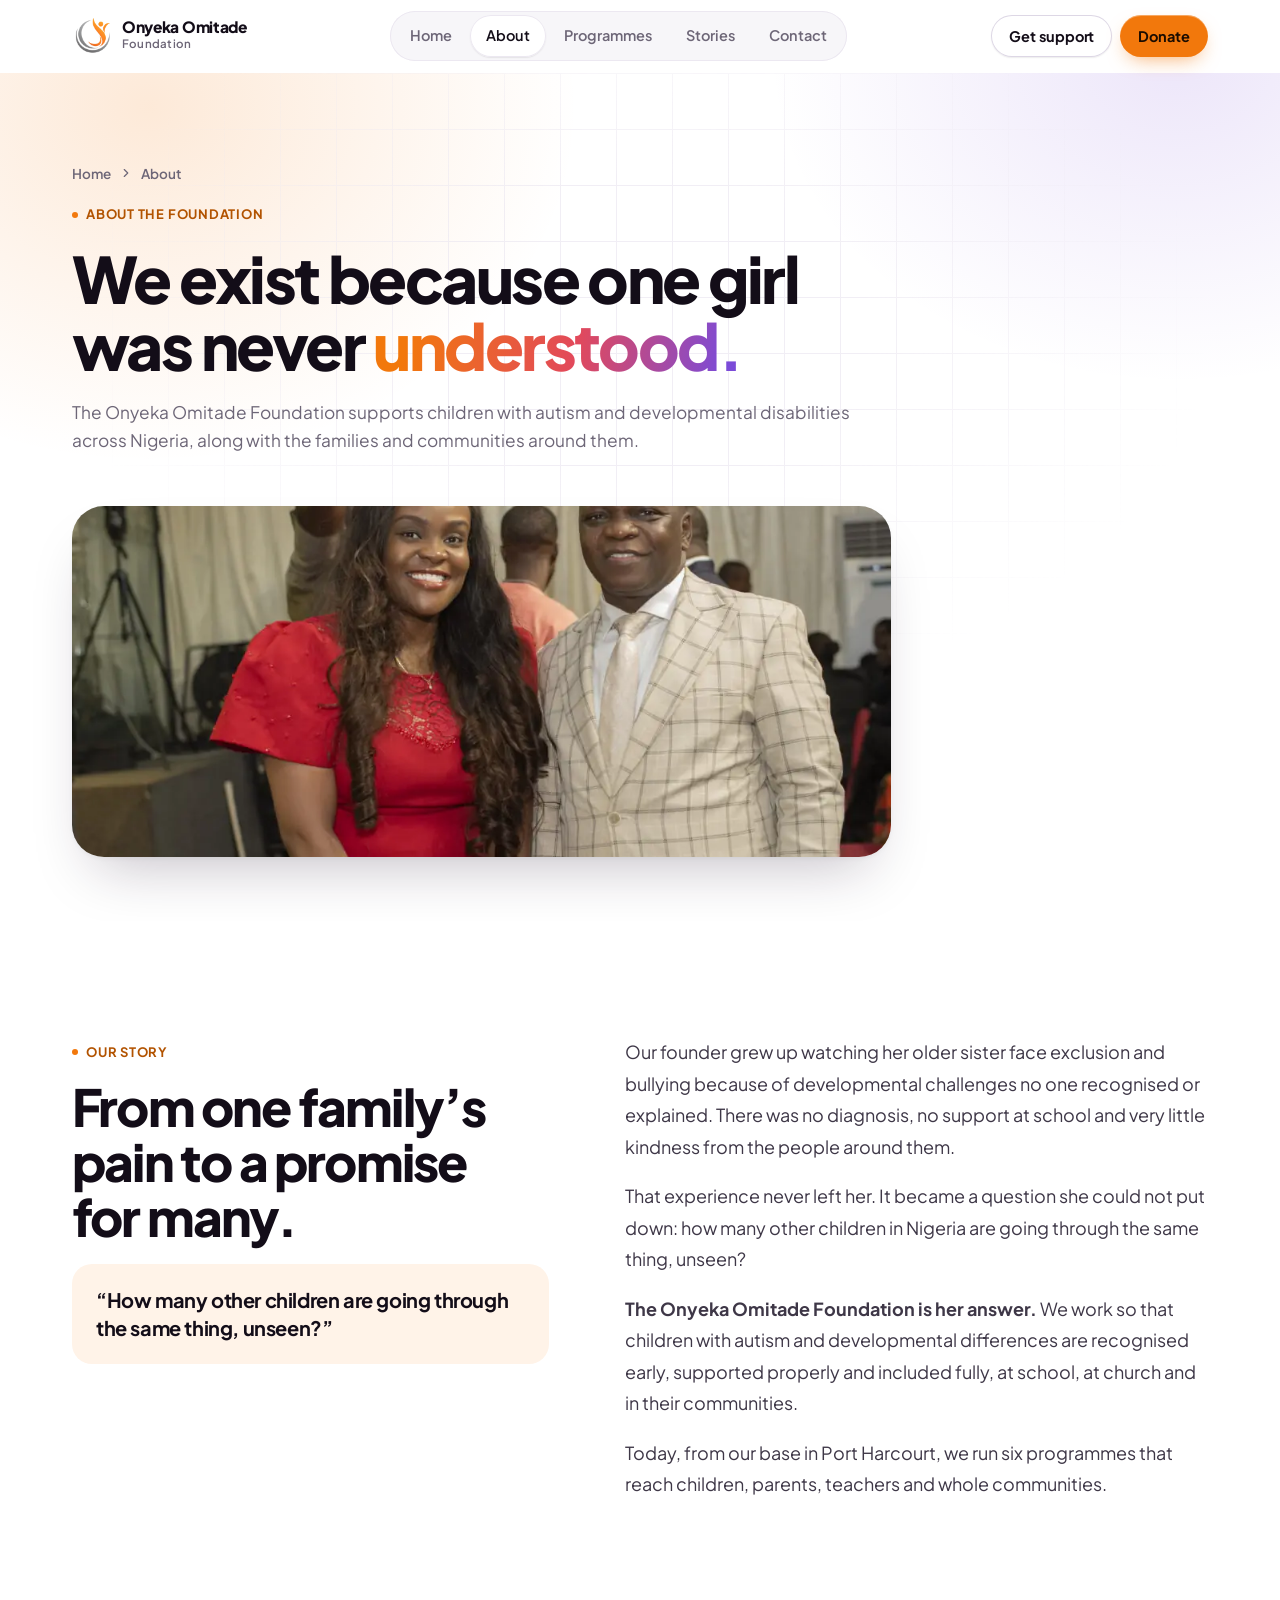
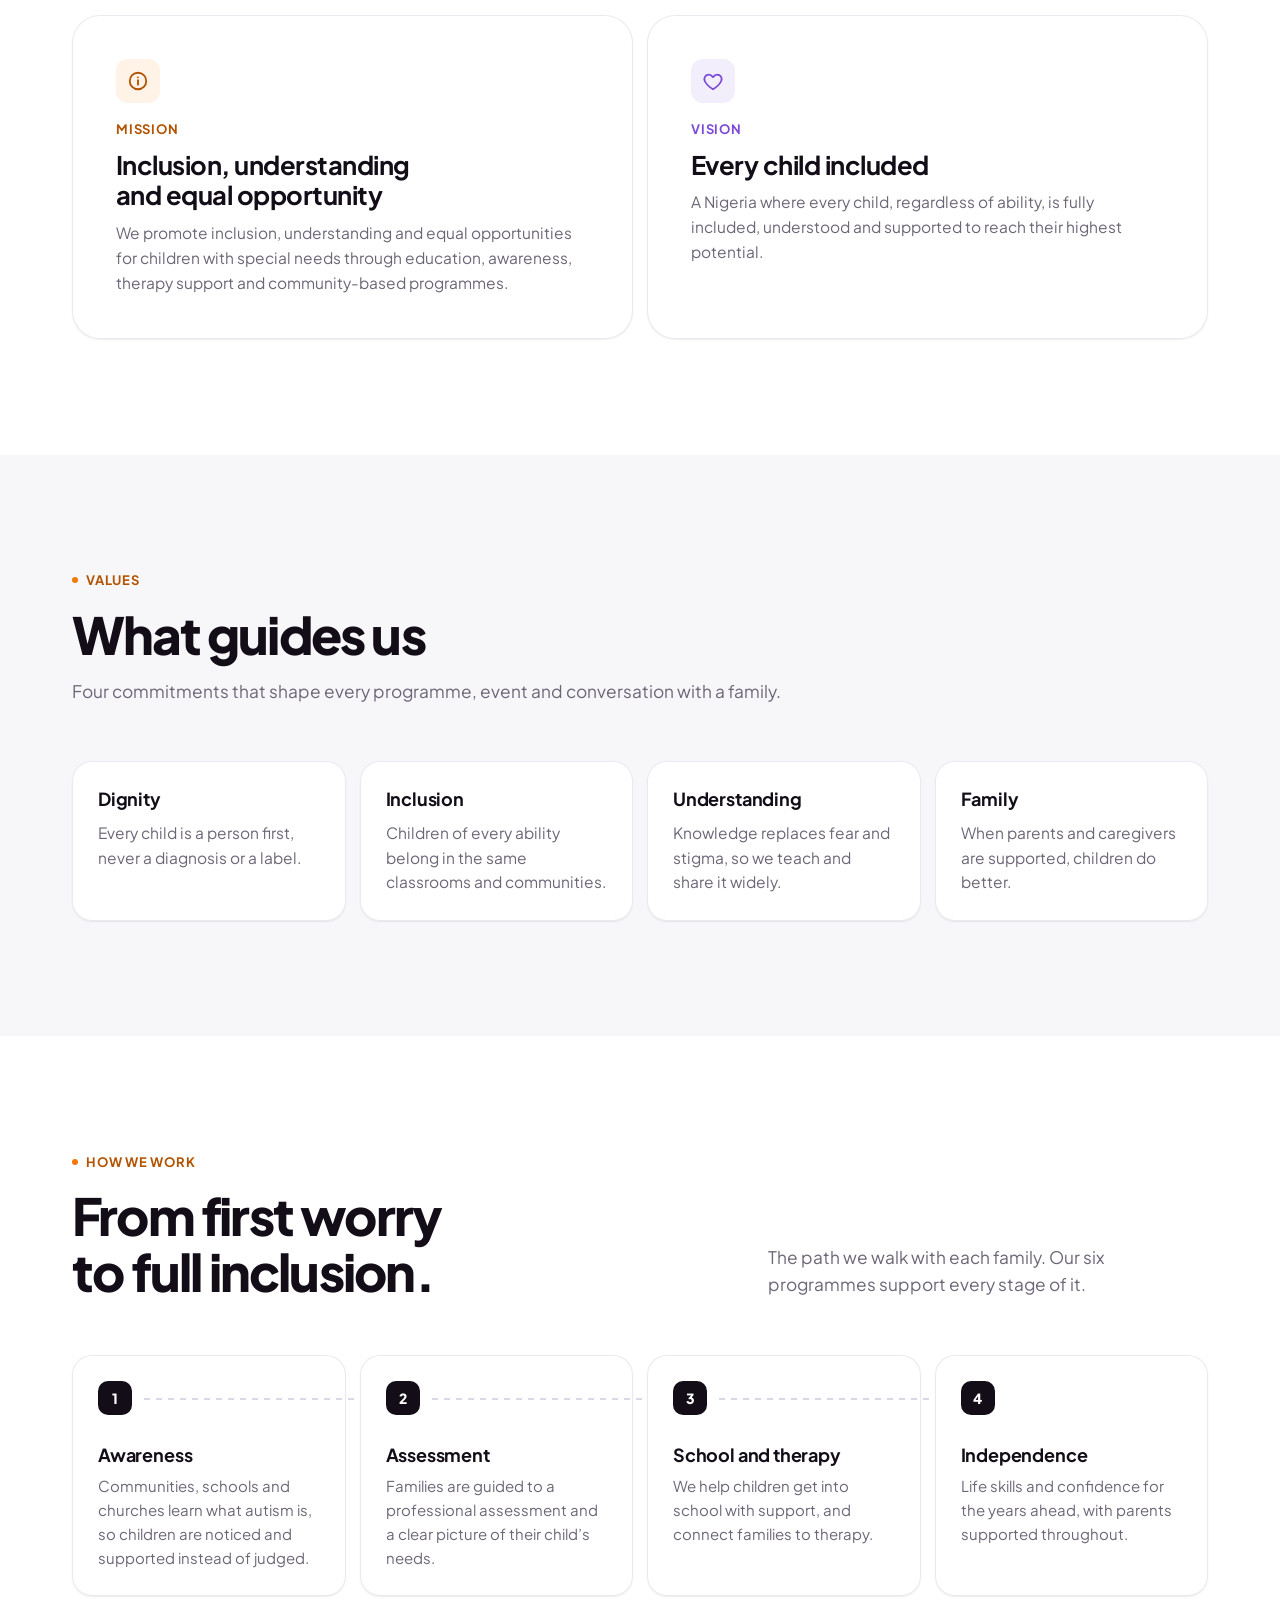
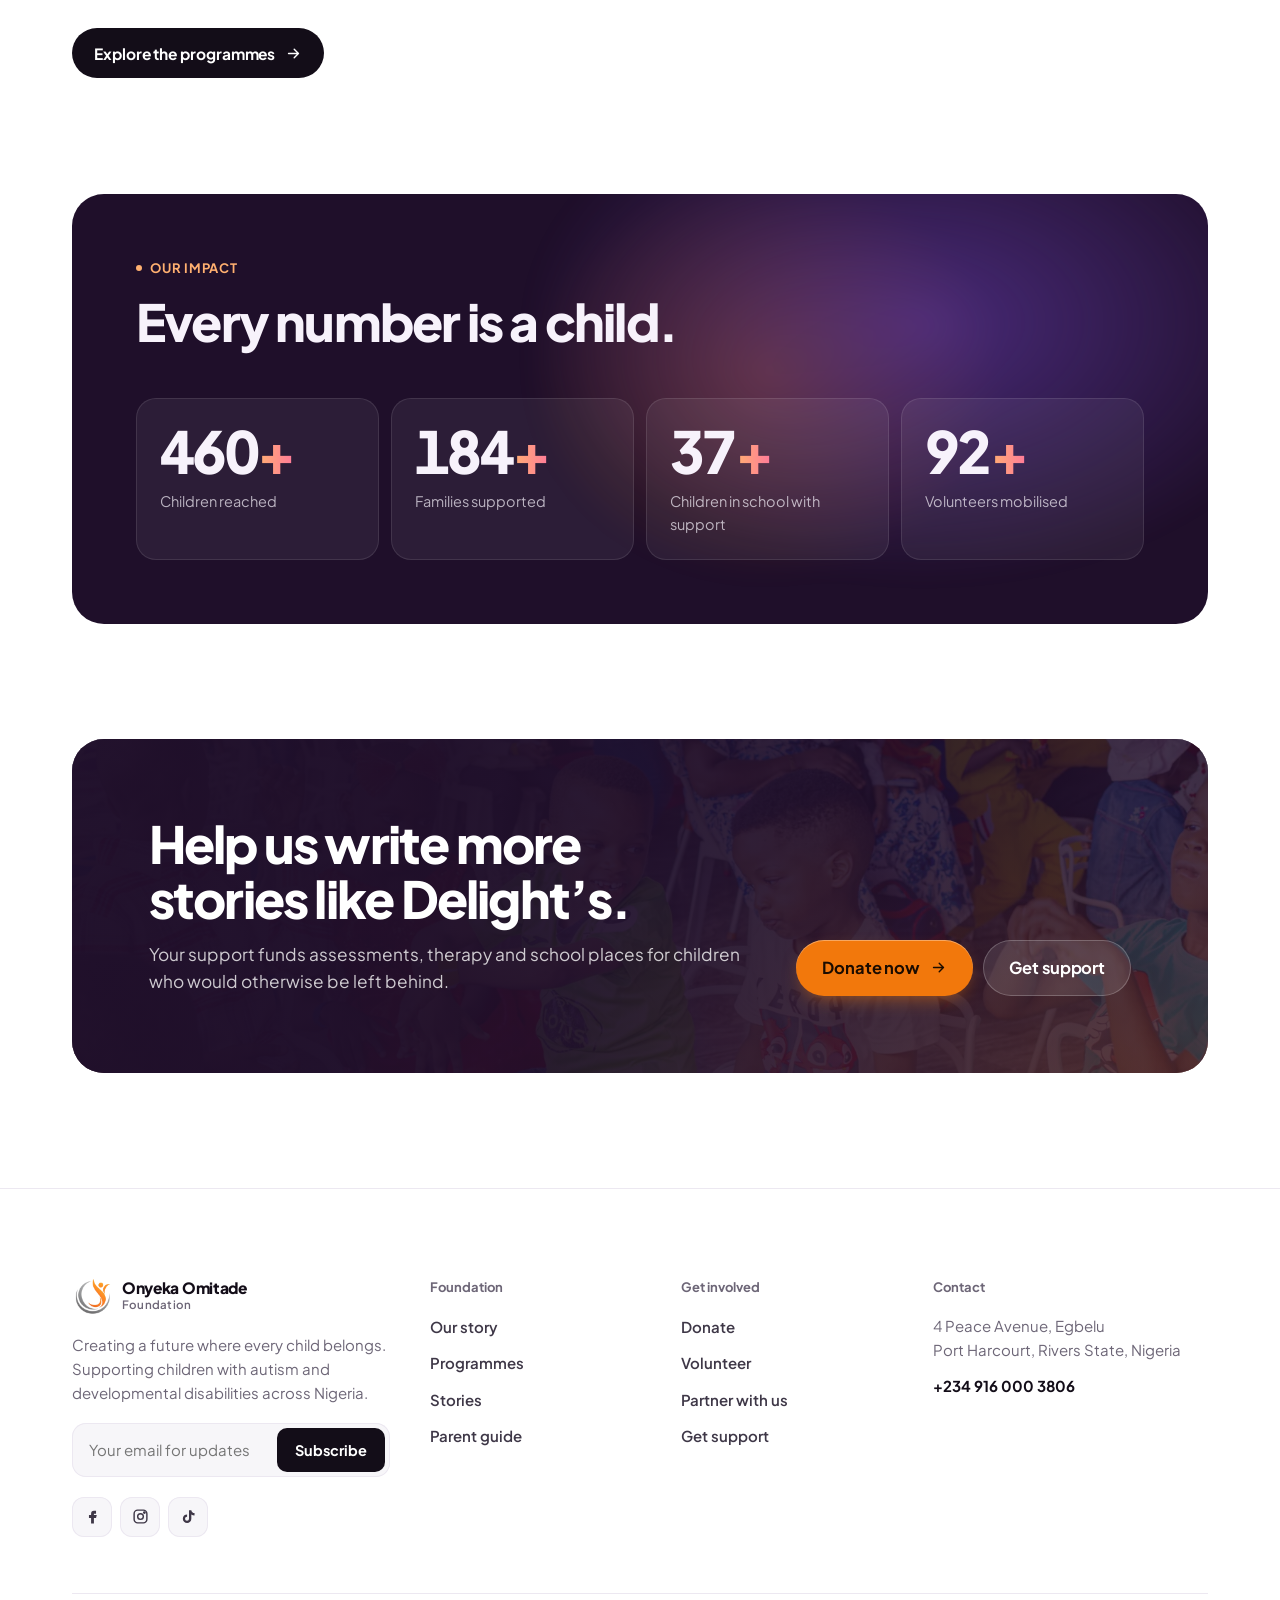
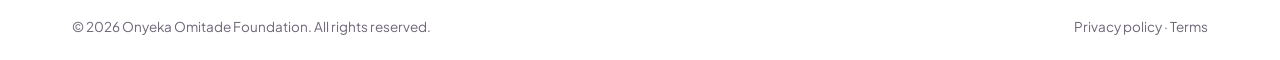
<file: oof-website/about.html>
<!doctype html>
<html lang="en">
<head>
<meta charset="utf-8">
<meta name="viewport" content="width=device-width, initial-scale=1, viewport-fit=cover">
<title>About | Onyeka Omitade Foundation</title>
<meta name="description" content="Our story, mission, vision and values: why the Onyeka Omitade Foundation supports children with autism in Nigeria.">
<meta property="og:type" content="website">
<meta property="og:title" content="About | Onyeka Omitade Foundation">
<meta property="og:description" content="Our story, mission, vision and values: why the Onyeka Omitade Foundation supports children with autism in Nigeria.">
<meta property="og:image" content="assets/img/oof5.jpg">
<meta name="twitter:card" content="summary_large_image">
<meta name="theme-color" content="#FFFFFF">
<link rel="icon" type="image/png" href="assets/img/logo.png">
<link rel="apple-touch-icon" href="assets/img/logo.png">
<link rel="preconnect" href="https://fonts.googleapis.com">
<link rel="preconnect" href="https://fonts.gstatic.com" crossorigin>
<link rel="stylesheet" href="https://fonts.googleapis.com/css2?family=Plus+Jakarta+Sans:wght@400;500;600;700;800&display=swap">
<link rel="stylesheet" href="assets/css/style.css">
<script type="application/ld+json">{"@context":"https://schema.org","@type":"NGO","name":"Onyeka Omitade Foundation","slogan":"Creating a future where every child belongs","telephone":"+2349160003806","address":{"@type":"PostalAddress","streetAddress":"4 Peace Avenue, Egbelu","addressLocality":"Port Harcourt","addressRegion":"Rivers State","addressCountry":"NG"}}</script>
</head>
<body>
<a class="skip" href="#main">Skip to content</a>
<header class="nav">
  <div class="wrap">
    <a class="brand" href="index.html" aria-label="Onyeka Omitade Foundation, home"><img src="assets/img/logo.png" alt="" width="40" height="40"><span><b>Onyeka Omitade</b><small>Foundation</small></span></a>
    <nav class="nav-links" aria-label="Main"><a href="index.html">Home</a><a href="about.html" aria-current="page">About</a><a href="programmes.html">Programmes</a><a href="stories.html">Stories</a><a href="contact.html">Contact</a></nav>
    <div class="nav-cta"><a class="btn btn-ghost btn-sm " href="contact.html#support">Get support</a><a class="btn btn-primary btn-sm " href="donate.html">Donate</a></div>
    <button class="burger" aria-label="Open menu" aria-expanded="false" aria-controls="sheet"><svg viewBox="0 0 24 24" fill="none" stroke="currentColor" stroke-width="2" stroke-linecap="round" stroke-linejoin="round" aria-hidden="true"><path d="M4 7h16M4 12h16M4 17h16"/></svg></button>
  </div>
</header>
<div class="sheet" id="sheet" aria-hidden="true">
  <div class="sheet-panel" role="dialog" aria-label="Menu">
    <div class="sheet-top"><a class="brand" href="index.html"><img src="assets/img/logo.png" alt="" width="40" height="40"><span><b>Onyeka Omitade</b><small>Foundation</small></span></a><button class="sheet-close" aria-label="Close menu">×</button></div>
    <ul><li><a href="index.html">Home<svg viewBox="0 0 24 24" fill="none" stroke="currentColor" stroke-width="2" stroke-linecap="round" stroke-linejoin="round" aria-hidden="true"><path d="M9 6l6 6-6 6"/></svg></a></li><li><a href="about.html" aria-current="page">About<svg viewBox="0 0 24 24" fill="none" stroke="currentColor" stroke-width="2" stroke-linecap="round" stroke-linejoin="round" aria-hidden="true"><path d="M9 6l6 6-6 6"/></svg></a></li><li><a href="programmes.html">Programmes<svg viewBox="0 0 24 24" fill="none" stroke="currentColor" stroke-width="2" stroke-linecap="round" stroke-linejoin="round" aria-hidden="true"><path d="M9 6l6 6-6 6"/></svg></a></li><li><a href="stories.html">Stories<svg viewBox="0 0 24 24" fill="none" stroke="currentColor" stroke-width="2" stroke-linecap="round" stroke-linejoin="round" aria-hidden="true"><path d="M9 6l6 6-6 6"/></svg></a></li><li><a href="contact.html">Contact<svg viewBox="0 0 24 24" fill="none" stroke="currentColor" stroke-width="2" stroke-linecap="round" stroke-linejoin="round" aria-hidden="true"><path d="M9 6l6 6-6 6"/></svg></a></li></ul>
    <div class="sheet-foot"><a class="btn btn-ghost " href="contact.html#support">Get support</a><a class="btn btn-primary " href="donate.html">Donate</a></div>
  </div>
</div>
<main id="main">

<section class="phead glow gridbg"><div class="wrap in">
  <nav class="crumbs" aria-label="Breadcrumb"><a href="index.html">Home</a><svg width="14" height="14" viewBox="0 0 24 24" fill="none" stroke="currentColor" stroke-width="2" stroke-linecap="round" stroke-linejoin="round" aria-hidden="true"><path d="M9 6l6 6-6 6"/></svg><span>About</span></nav>
  <span class="eyebrow"><i></i>About the foundation</span><h1 class="h1">We exist because one girl was never <span class="grad">understood.</span></h1><p class="lead">The Onyeka Omitade Foundation supports children with autism and developmental disabilities across Nigeria, along with the families and communities around them.</p>
</div><div class="wrap"><div class="phead-img"><img src="assets/img/oof7.jpg" srcset="assets/img/oof7-800.webp 800w, assets/img/oof7-1600.webp 1600w" sizes="100vw" alt="The founder with a guest at a foundation event" width="1024" height="684" fetchpriority="high"></div></div></section>

<section class="sec">
  <div class="wrap two">
    <div class="sticky"><span class="eyebrow"><i></i>Our story</span><h2 class="h2" style="margin-top:16px">From one family’s pain to a promise for many.</h2><p class="quote">“How many other children are going through the same thing, unseen?”</p></div>
    <div class="prose rv">
      <p>Our founder grew up watching her older sister face exclusion and bullying because of developmental challenges no one recognised or explained. There was no diagnosis, no support at school and very little kindness from the people around them.</p>
      <p>That experience never left her. It became a question she could not put down: how many other children in Nigeria are going through the same thing, unseen?</p>
      <p><b>The Onyeka Omitade Foundation is her answer.</b> We work so that children with autism and developmental differences are recognised early, supported properly and included fully, at school, at church and in their communities.</p>
      <p>Today, from our base in Port Harcourt, we run six programmes that reach children, parents, teachers and whole communities.</p>
    </div>
  </div>
</section>

<section class="sec" style="padding-top:0">
  <div class="wrap cards2">
    <div class="card big rv"><span class="ico"><svg viewBox="0 0 24 24" fill="none" stroke="currentColor" stroke-width="2" stroke-linecap="round" stroke-linejoin="round" aria-hidden="true"><circle cx="12" cy="12" r="9"/><path d="M12 11v5M12 8h.01"/></svg></span><span class="eyebrow">Mission</span><h3 class="h3">Inclusion, understanding and equal opportunity</h3><p>We promote inclusion, understanding and equal opportunities for children with special needs through education, awareness, therapy support and community-based programmes.</p></div>
    <div class="card big rv"><span class="ico v"><svg viewBox="0 0 24 24" fill="none" stroke="currentColor" stroke-width="2" stroke-linecap="round" stroke-linejoin="round" aria-hidden="true"><path d="M12 21s-7-4.4-9-9C1.6 8.6 3.8 5 7.3 5c2 0 3.4 1.1 4.7 2.8C13.3 6.1 14.7 5 16.7 5c3.5 0 5.7 3.6 4.3 7-2 4.6-9 9-9 9z"/></svg></span><span class="eyebrow" style="color:var(--violet)">Vision</span><h3 class="h3">Every child included</h3><p>A Nigeria where every child, regardless of ability, is fully included, understood and supported to reach their highest potential.</p></div>
  </div>
</section>

<section class="sec alt">
  <div class="wrap">
    <div class="sec-head"><span class="eyebrow"><i></i>Values</span><h2 class="h2">What guides us</h2><p class="lead">Four commitments that shape every programme, event and conversation with a family.</p></div>
    <div class="cards4">
      <div class="card rv"><h3 class="h4">Dignity</h3><p>Every child is a person first, never a diagnosis or a label.</p></div>
      <div class="card rv"><h3 class="h4">Inclusion</h3><p>Children of every ability belong in the same classrooms and communities.</p></div>
      <div class="card rv"><h3 class="h4">Understanding</h3><p>Knowledge replaces fear and stigma, so we teach and share it widely.</p></div>
      <div class="card rv"><h3 class="h4">Family</h3><p>When parents and caregivers are supported, children do better.</p></div>
    </div>
  </div>
</section>

<section class="sec">
  <div class="wrap">
    <div class="sec-head split"><div style="display:grid;gap:16px"><span class="eyebrow"><i></i>How we work</span><h2 class="h2">From first worry to full inclusion.</h2></div><p class="lead">The path we walk with each family. Our six programmes support every stage of it.</p></div>
    <ol class="flow">
      <li class="rv"><h3 class="h4">Awareness</h3><p>Communities, schools and churches learn what autism is, so children are noticed and supported instead of judged.</p></li>
      <li class="rv"><h3 class="h4">Assessment</h3><p>Families are guided to a professional assessment and a clear picture of their child’s needs.</p></li>
      <li class="rv"><h3 class="h4">School and therapy</h3><p>We help children get into school with support, and connect families to therapy.</p></li>
      <li class="rv"><h3 class="h4">Independence</h3><p>Life skills and confidence for the years ahead, with parents supported throughout.</p></li>
    </ol>
    <div style="margin-top:32px"><a class="btn btn-dark " href="programmes.html">Explore the programmes<svg viewBox="0 0 24 24" fill="none" stroke="currentColor" stroke-width="2" stroke-linecap="round" stroke-linejoin="round" aria-hidden="true"><path d="M5 12h14M13 6l6 6-6 6"/></svg></a></div>
  </div>
</section>

<section class="sec" style="padding-top:0"><div class="wrap"><div class="panel rv"><div class="sec-head" style="margin-bottom:0"><span class="eyebrow"><i style="background:#FFB070"></i>Our impact</span><h2 class="h2">Every number is a child.</h2></div><div class="metrics">
  <div class="metric"><b class="num" data-count="500">500<em>+</em></b><span>Children reached</span></div>
  <div class="metric"><b class="num" data-count="200">200<em>+</em></b><span>Families supported</span></div>
  <div class="metric"><b class="num" data-count="40">40<em>+</em></b><span>Children in school with support</span></div>
  <div class="metric"><b class="num" data-count="100">100<em>+</em></b><span>Volunteers mobilised</span></div>
</div></div></div></section>

<section class="sec" style="padding-top:0"><div class="wrap"><div class="banner rv"><img src="assets/img/oof10.jpg" srcset="assets/img/oof10-800.webp 800w, assets/img/oof10-1600.webp 1600w" sizes="100vw" alt="" width="1600" height="1067" loading="lazy" decoding="async">
  <div><h2 class="h2">Help us write more stories like Delight’s.</h2><p class="lead" style="color:rgba(255,255,255,.78)">Your support funds assessments, therapy and school places for children who would otherwise be left behind.</p></div>
  <div class="ctas"><a class="btn btn-primary btn-lg " href="donate.html">Donate now<svg viewBox="0 0 24 24" fill="none" stroke="currentColor" stroke-width="2" stroke-linecap="round" stroke-linejoin="round" aria-hidden="true"><path d="M5 12h14M13 6l6 6-6 6"/></svg></a><a class="btn btn-glass btn-lg " href="contact.html#support">Get support</a></div>
</div></div></section>

</main>
<footer class="foot">
  <div class="wrap">
    <div class="foot-grid">
      <div>
        <a class="brand" href="index.html"><img src="assets/img/logo.png" alt="" width="40" height="40"><span><b>Onyeka Omitade</b><small>Foundation</small></span></a>
        <p style="margin-top:16px;max-width:34ch">Creating a future where every child belongs. Supporting children with autism and developmental disabilities across Nigeria.</p>
        <form class="newsletter" data-form="newsletter" novalidate>
          <label class="sr" for="nl-email">Email address</label>
          <input id="nl-email" name="email" type="email" placeholder="Your email for updates" required>
          <button class="btn btn-dark btn-sm" type="submit">Subscribe</button>
        </form>
        <p class="form-msg" hidden style="margin-top:8px;font-size:14px;color:var(--ok);font-weight:600">You’re subscribed. Thank you!</p>
        <div class="socials">
          <a href="https://www.facebook.com/" target="_blank" rel="noopener" aria-label="Facebook"><svg viewBox="0 0 24 24" fill="currentColor"><path d="M14 8h3V4h-3c-2.8 0-4 1.7-4 4.3V10H7v4h3v8h4v-8h3l1-4h-4V8.6c0-.4.3-.6.6-.6z"/></svg></a>
          <a href="https://www.instagram.com/" target="_blank" rel="noopener" aria-label="Instagram"><svg viewBox="0 0 24 24" fill="none" stroke="currentColor" stroke-width="2"><rect x="3" y="3" width="18" height="18" rx="5"/><circle cx="12" cy="12" r="4"/><circle cx="17.5" cy="6.5" r="1" fill="currentColor"/></svg></a>
          <a href="https://www.tiktok.com/" target="_blank" rel="noopener" aria-label="TikTok"><svg viewBox="0 0 24 24" fill="currentColor"><path d="M16 3c.4 2.4 2 4 4.5 4.2v3.3c-1.7 0-3.2-.5-4.5-1.4V15a6 6 0 11-6-6v3.3a2.8 2.8 0 102.7 2.7V3H16z"/></svg></a>
        </div>
      </div>
      <div><h4>Foundation</h4><ul><li><a href="about.html">Our story</a></li><li><a href="programmes.html">Programmes</a></li><li><a href="stories.html">Stories</a></li><li><a href="stories.html#parents">Parent guide</a></li></ul></div>
      <div><h4>Get involved</h4><ul><li><a href="donate.html">Donate</a></li><li><a href="contact.html#volunteer">Volunteer</a></li><li><a href="contact.html#partner">Partner with us</a></li><li><a href="contact.html#support">Get support</a></li></ul></div>
      <div><h4>Contact</h4><p>4 Peace Avenue, Egbelu<br>Port Harcourt, Rivers State, Nigeria</p><p style="margin-top:12px;color:var(--ink);font-weight:700;user-select:all">+234 916 000 3806</p></div>
    </div>
    <div class="foot-base"><span>© <span data-year>2026</span> Onyeka Omitade Foundation. All rights reserved.</span><span><a href="#">Privacy policy</a> · <a href="#">Terms</a></span></div>
  </div>
</footer>
<nav class="actbar" aria-label="Quick actions"><a class="btn btn-ghost " href="contact.html#support">Get support</a><a class="btn btn-primary " href="donate.html">Donate</a></nav>
<script src="assets/js/main.js" defer></script>
</body>
</html>
</file>
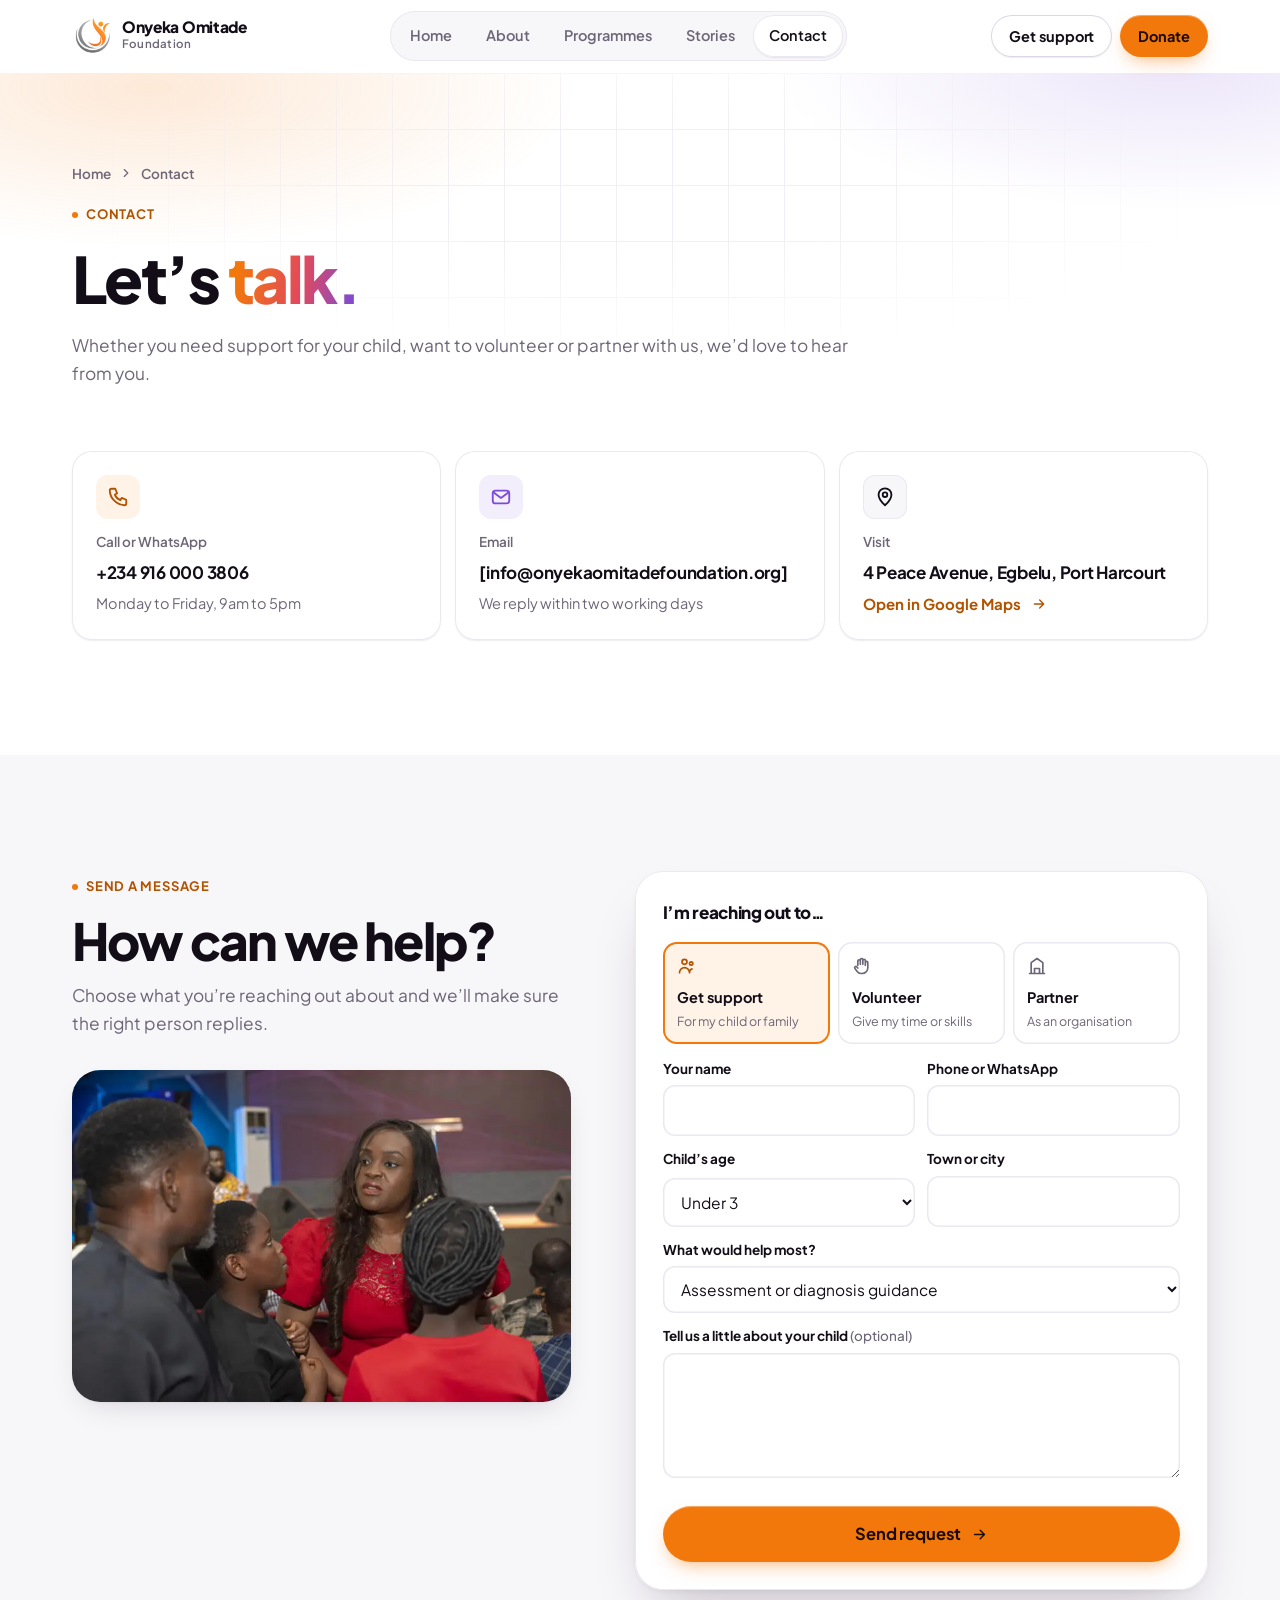
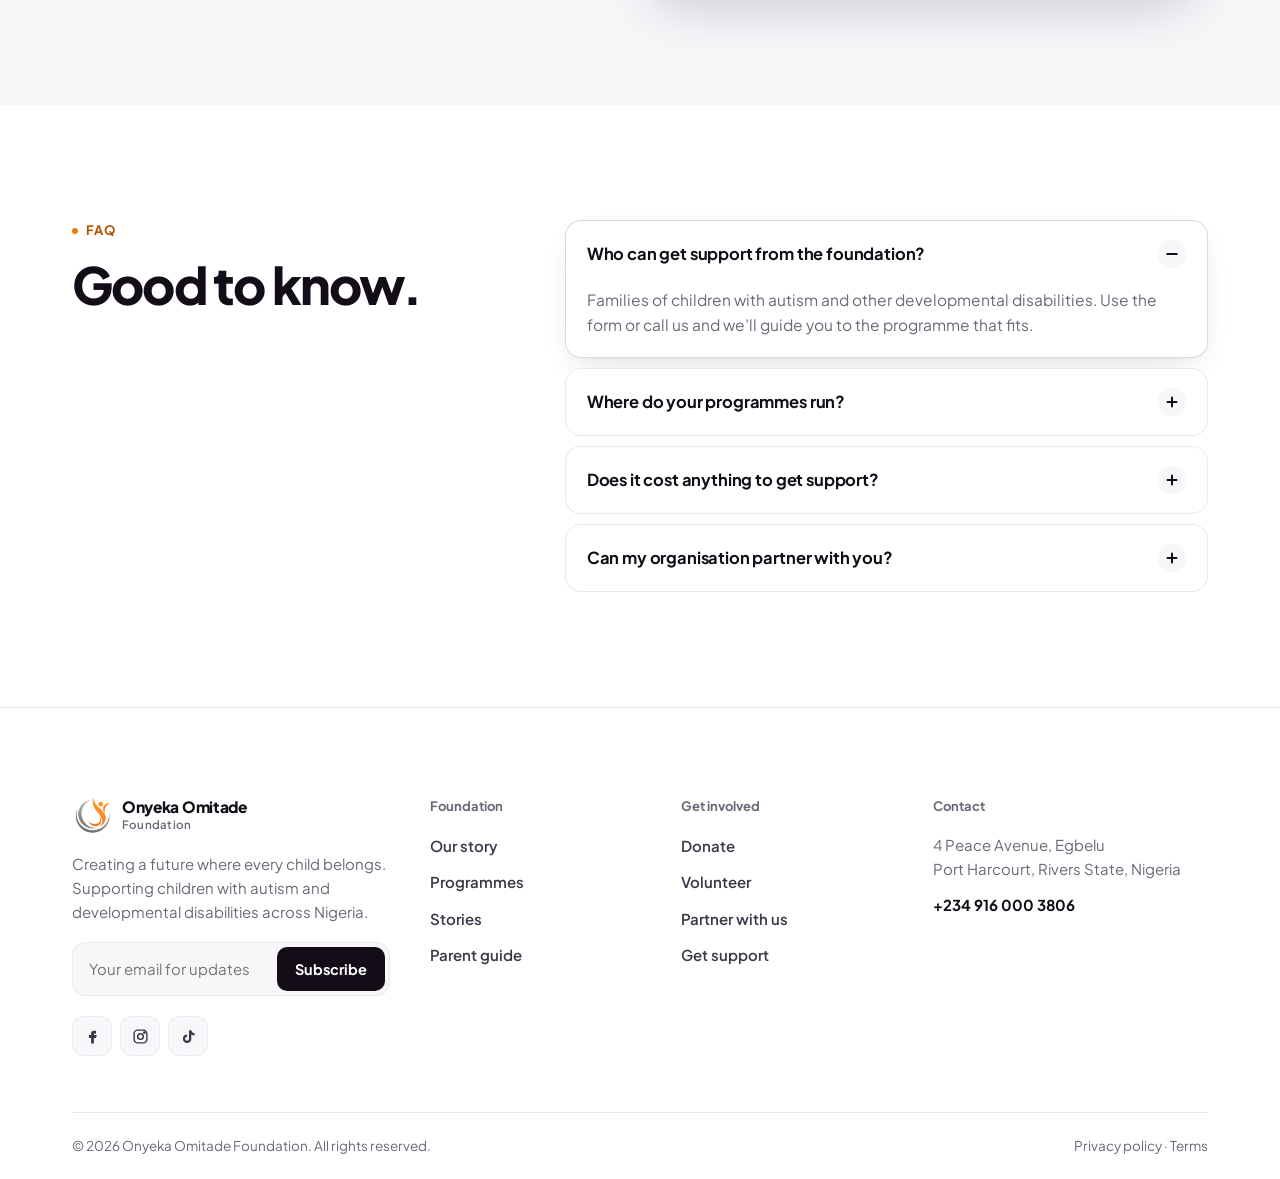
<file: oof-website/contact.html>
<!doctype html>
<html lang="en">
<head>
<meta charset="utf-8">
<meta name="viewport" content="width=device-width, initial-scale=1, viewport-fit=cover">
<title>Contact | Onyeka Omitade Foundation</title>
<meta name="description" content="Get support for your child, volunteer, or partner with the Onyeka Omitade Foundation in Port Harcourt.">
<meta property="og:type" content="website">
<meta property="og:title" content="Contact | Onyeka Omitade Foundation">
<meta property="og:description" content="Get support for your child, volunteer, or partner with the Onyeka Omitade Foundation in Port Harcourt.">
<meta property="og:image" content="assets/img/oof5.jpg">
<meta name="twitter:card" content="summary_large_image">
<meta name="theme-color" content="#FFFFFF">
<link rel="icon" type="image/png" href="assets/img/logo.png">
<link rel="apple-touch-icon" href="assets/img/logo.png">
<link rel="preconnect" href="https://fonts.googleapis.com">
<link rel="preconnect" href="https://fonts.gstatic.com" crossorigin>
<link rel="stylesheet" href="https://fonts.googleapis.com/css2?family=Plus+Jakarta+Sans:wght@400;500;600;700;800&display=swap">
<link rel="stylesheet" href="assets/css/style.css">
<script type="application/ld+json">{"@context":"https://schema.org","@type":"NGO","name":"Onyeka Omitade Foundation","slogan":"Creating a future where every child belongs","telephone":"+2349160003806","address":{"@type":"PostalAddress","streetAddress":"4 Peace Avenue, Egbelu","addressLocality":"Port Harcourt","addressRegion":"Rivers State","addressCountry":"NG"}}</script>
</head>
<body>
<a class="skip" href="#main">Skip to content</a>
<header class="nav">
  <div class="wrap">
    <a class="brand" href="index.html" aria-label="Onyeka Omitade Foundation, home"><img src="assets/img/logo.png" alt="" width="40" height="40"><span><b>Onyeka Omitade</b><small>Foundation</small></span></a>
    <nav class="nav-links" aria-label="Main"><a href="index.html">Home</a><a href="about.html">About</a><a href="programmes.html">Programmes</a><a href="stories.html">Stories</a><a href="contact.html" aria-current="page">Contact</a></nav>
    <div class="nav-cta"><a class="btn btn-ghost btn-sm " href="contact.html#support">Get support</a><a class="btn btn-primary btn-sm " href="donate.html">Donate</a></div>
    <button class="burger" aria-label="Open menu" aria-expanded="false" aria-controls="sheet"><svg viewBox="0 0 24 24" fill="none" stroke="currentColor" stroke-width="2" stroke-linecap="round" stroke-linejoin="round" aria-hidden="true"><path d="M4 7h16M4 12h16M4 17h16"/></svg></button>
  </div>
</header>
<div class="sheet" id="sheet" aria-hidden="true">
  <div class="sheet-panel" role="dialog" aria-label="Menu">
    <div class="sheet-top"><a class="brand" href="index.html"><img src="assets/img/logo.png" alt="" width="40" height="40"><span><b>Onyeka Omitade</b><small>Foundation</small></span></a><button class="sheet-close" aria-label="Close menu">×</button></div>
    <ul><li><a href="index.html">Home<svg viewBox="0 0 24 24" fill="none" stroke="currentColor" stroke-width="2" stroke-linecap="round" stroke-linejoin="round" aria-hidden="true"><path d="M9 6l6 6-6 6"/></svg></a></li><li><a href="about.html">About<svg viewBox="0 0 24 24" fill="none" stroke="currentColor" stroke-width="2" stroke-linecap="round" stroke-linejoin="round" aria-hidden="true"><path d="M9 6l6 6-6 6"/></svg></a></li><li><a href="programmes.html">Programmes<svg viewBox="0 0 24 24" fill="none" stroke="currentColor" stroke-width="2" stroke-linecap="round" stroke-linejoin="round" aria-hidden="true"><path d="M9 6l6 6-6 6"/></svg></a></li><li><a href="stories.html">Stories<svg viewBox="0 0 24 24" fill="none" stroke="currentColor" stroke-width="2" stroke-linecap="round" stroke-linejoin="round" aria-hidden="true"><path d="M9 6l6 6-6 6"/></svg></a></li><li><a href="contact.html" aria-current="page">Contact<svg viewBox="0 0 24 24" fill="none" stroke="currentColor" stroke-width="2" stroke-linecap="round" stroke-linejoin="round" aria-hidden="true"><path d="M9 6l6 6-6 6"/></svg></a></li></ul>
    <div class="sheet-foot"><a class="btn btn-ghost " href="contact.html#support">Get support</a><a class="btn btn-primary " href="donate.html">Donate</a></div>
  </div>
</div>
<main id="main">

<section class="phead glow gridbg"><div class="wrap in">
  <nav class="crumbs" aria-label="Breadcrumb"><a href="index.html">Home</a><svg width="14" height="14" viewBox="0 0 24 24" fill="none" stroke="currentColor" stroke-width="2" stroke-linecap="round" stroke-linejoin="round" aria-hidden="true"><path d="M9 6l6 6-6 6"/></svg><span>Contact</span></nav>
  <span class="eyebrow"><i></i>Contact</span><h1 class="h1">Let’s <span class="grad">talk.</span></h1><p class="lead">Whether you need support for your child, want to volunteer or partner with us, we’d love to hear from you.</p>
</div></section>
<section class="sec" style="padding-top:0">
  <div class="wrap">
    <div class="ccards">
      <div class="ccard rv"><span class="ico"><svg viewBox="0 0 24 24" fill="none" stroke="currentColor" stroke-width="2" stroke-linecap="round" stroke-linejoin="round" aria-hidden="true"><path d="M5 3h4l2 5-2.5 1.5a11 11 0 006 6L16 13l5 2v4a2 2 0 01-2 2A17 17 0 013 5a2 2 0 012-2z"/></svg></span><span class="muted" style="font-size:13.5px;font-weight:600">Call or WhatsApp</span><strong>+234 916 000 3806</strong><p>Monday to Friday, 9am to 5pm</p></div>
      <div class="ccard rv"><span class="ico v"><svg viewBox="0 0 24 24" fill="none" stroke="currentColor" stroke-width="2" stroke-linecap="round" stroke-linejoin="round" aria-hidden="true"><rect x="3" y="5" width="18" height="14" rx="3"/><path d="M4 7l8 6 8-6"/></svg></span><span class="muted" style="font-size:13.5px;font-weight:600">Email</span><strong>[info@onyekaomitadefoundation.org]</strong><p>We reply within two working days</p></div>
      <div class="ccard rv"><span class="ico d"><svg viewBox="0 0 24 24" fill="none" stroke="currentColor" stroke-width="2" stroke-linecap="round" stroke-linejoin="round" aria-hidden="true"><path d="M12 21s-7-6.2-7-11.5A7 7 0 0119 9.5C19 14.8 12 21 12 21z"/><circle cx="12" cy="9.5" r="2.5"/></svg></span><span class="muted" style="font-size:13.5px;font-weight:600">Visit</span><strong>4 Peace Avenue, Egbelu, Port Harcourt</strong><p><a class="tlink brand" href="https://www.google.com/maps/search/?api=1&query=4+Peace+Avenue+Egbelu+Port+Harcourt" target="_blank" rel="noopener">Open in Google Maps <svg viewBox="0 0 24 24" fill="none" stroke="currentColor" stroke-width="2" stroke-linecap="round" stroke-linejoin="round" aria-hidden="true"><path d="M5 12h14M13 6l6 6-6 6"/></svg></a></p></div>
    </div>
  </div>
</section>
<section class="sec alt" id="write">
  <div class="wrap contact-grid">
    <div>
      <span class="eyebrow"><i></i>Send a message</span>
      <h2 class="h2" style="margin-top:16px">How can we help?</h2>
      <p class="lead" style="margin-top:14px">Choose what you’re reaching out about and we’ll make sure the right person replies.</p>
      <div style="margin-top:32px;border-radius:var(--r-lg);overflow:hidden;box-shadow:var(--sh-2)"><img src="assets/img/oof6.jpg" srcset="assets/img/oof6-800.webp 800w, assets/img/oof6-1600.webp 1600w" sizes="(max-width:900px) 100vw, 45vw" alt="The founder speaking with families at an event" width="1024" height="684" loading="lazy" decoding="async"></div>
    </div>
    <div class="widget" style="position:static">
      <div class="widget-head"><b>I’m reaching out to…</b></div>
      <div class="intents" role="tablist" aria-label="Reason for contacting us">
        <button class="intent" role="tab" aria-selected="true" aria-controls="p-support" data-panel="p-support"><svg viewBox="0 0 24 24" fill="none" stroke="currentColor" stroke-width="2" stroke-linecap="round" stroke-linejoin="round" aria-hidden="true"><circle cx="9" cy="7" r="3"/><circle cx="17" cy="9" r="2"/><path d="M3 20c0-3.3 2.7-6 6-6s6 2.7 6 6M15 20c0-2.2 1.3-4 3-4.5"/></svg><b>Get support</b><span>For my child or family</span></button>
        <button class="intent" role="tab" aria-selected="false" aria-controls="p-volunteer" data-panel="p-volunteer"><svg viewBox="0 0 24 24" fill="none" stroke="currentColor" stroke-width="2" stroke-linecap="round" stroke-linejoin="round" aria-hidden="true"><path d="M7 11V6a1.5 1.5 0 013 0v4M10 10V4.5a1.5 1.5 0 013 0V10M13 10V5.5a1.5 1.5 0 013 0V11M16 11V8a1.5 1.5 0 013 0v6a7 7 0 01-7 7h-1a6 6 0 01-5-2.7L3.5 15a1.5 1.5 0 012.4-1.8L7 14.5"/></svg><b>Volunteer</b><span>Give my time or skills</span></button>
        <button class="intent" role="tab" aria-selected="false" aria-controls="p-partner" data-panel="p-partner"><svg viewBox="0 0 24 24" fill="none" stroke="currentColor" stroke-width="2" stroke-linecap="round" stroke-linejoin="round" aria-hidden="true"><path d="M3 21h18M5 21V8l7-5 7 5v13M9 21v-6h6v6"/></svg><b>Partner</b><span>As an organisation</span></button>
      </div>
      <div id="p-support" role="tabpanel"><form data-form="support" novalidate><div class="form-body fields"><div class="row2"><div class="f"><label for="s-name">Your name</label><input id="s-name" name="s-name" type="text" required autocomplete="name"><span class="err">This field is required</span></div><div class="f"><label for="s-phone">Phone or WhatsApp</label><input id="s-phone" name="s-phone" type="tel" required autocomplete="tel"><span class="err">This field is required</span></div></div><div class="row2"><div class="f"><label for="s-age">Child’s age</label><select id="s-age" name="s-age"><option>Under 3</option><option>3 to 5</option><option>6 to 11</option><option>12 to 17</option></select><span class="err">This field is required</span></div><div class="f"><label for="s-city">Town or city</label><input id="s-city" name="s-city" type="text" required><span class="err">This field is required</span></div></div><div class="f"><label for="s-need">What would help most?</label><select id="s-need" name="s-need"><option>Assessment or diagnosis guidance</option><option>Finding a school</option><option>Therapy support</option><option>Joining the parent circle</option><option>Something else</option></select><span class="err">This field is required</span></div><div class="f"><label for="s-msg">Tell us a little about your child <em>(optional)</em></label><textarea id="s-msg" name="s-msg" rows="4"></textarea></div><button class="btn btn-primary btn-lg btn-block" type="submit">Send request<svg viewBox="0 0 24 24" fill="none" stroke="currentColor" stroke-width="2" stroke-linecap="round" stroke-linejoin="round" aria-hidden="true"><path d="M5 12h14M13 6l6 6-6 6"/></svg></button></div>
    <div class="success" hidden><div class="tick"><svg viewBox="0 0 24 24" fill="none" stroke="currentColor" stroke-width="2.4" stroke-linecap="round" stroke-linejoin="round"><path d="M5 12.5l4.5 4.5L19 7.5"/></svg></div><h3 class="h3">Request received</h3><p>We’ve received your message and will reply within two working days.</p></div></form></div>
      <div id="p-volunteer" role="tabpanel" hidden><form data-form="volunteer" novalidate><div class="form-body fields"><div class="row2"><div class="f"><label for="v-name">Full name</label><input id="v-name" name="v-name" type="text" required autocomplete="name"><span class="err">This field is required</span></div><div class="f"><label for="v-phone">Phone or WhatsApp</label><input id="v-phone" name="v-phone" type="tel" required autocomplete="tel"><span class="err">This field is required</span></div></div><div class="f"><label for="v-email">Email</label><input id="v-email" name="v-email" type="email" required autocomplete="email"><span class="err">This field is required</span></div><div class="f"><label for="v-area">I can help with</label><select id="v-area" name="v-area"><option>Events and outreach</option><option>Teaching or tutoring</option><option>Therapy or health skills</option><option>Media, design or photography</option><option>Fundraising</option><option>Anything you need</option></select><span class="err">This field is required</span></div><div class="f"><label for="v-msg">Anything else we should know? <em>(optional)</em></label><textarea id="v-msg" name="v-msg" rows="4"></textarea></div><button class="btn btn-primary btn-lg btn-block" type="submit">Sign up to volunteer<svg viewBox="0 0 24 24" fill="none" stroke="currentColor" stroke-width="2" stroke-linecap="round" stroke-linejoin="round" aria-hidden="true"><path d="M5 12h14M13 6l6 6-6 6"/></svg></button></div>
    <div class="success" hidden><div class="tick"><svg viewBox="0 0 24 24" fill="none" stroke="currentColor" stroke-width="2.4" stroke-linecap="round" stroke-linejoin="round"><path d="M5 12.5l4.5 4.5L19 7.5"/></svg></div><h3 class="h3">Thanks for signing up</h3><p>We’ve received your message and will reply within two working days.</p></div></form></div>
      <div id="p-partner" role="tabpanel" hidden><form data-form="partner" novalidate><div class="form-body fields"><div class="row2"><div class="f"><label for="p-name">Your name</label><input id="p-name" name="p-name" type="text" required autocomplete="name"><span class="err">This field is required</span></div><div class="f"><label for="p-org">Organisation</label><input id="p-org" name="p-org" type="text" required autocomplete="organization"><span class="err">This field is required</span></div></div><div class="row2"><div class="f"><label for="p-email">Work email</label><input id="p-email" name="p-email" type="email" required autocomplete="email"><span class="err">This field is required</span></div><div class="f"><label for="p-phone">Phone <em>(optional)</em></label><input id="p-phone" name="p-phone" type="tel" autocomplete="tel"></div></div><div class="f"><label for="p-type">Partnership type</label><select id="p-type" name="p-type"><option>Sponsorship or funding</option><option>School partnership</option><option>Event partnership</option><option>In-kind support</option><option>Other</option></select><span class="err">This field is required</span></div><div class="f"><label for="p-msg">Tell us about your idea</label><textarea id="p-msg" name="p-msg" rows="4" required></textarea><span class="err">This field is required</span></div><button class="btn btn-primary btn-lg btn-block" type="submit">Start the conversation<svg viewBox="0 0 24 24" fill="none" stroke="currentColor" stroke-width="2" stroke-linecap="round" stroke-linejoin="round" aria-hidden="true"><path d="M5 12h14M13 6l6 6-6 6"/></svg></button></div>
    <div class="success" hidden><div class="tick"><svg viewBox="0 0 24 24" fill="none" stroke="currentColor" stroke-width="2.4" stroke-linecap="round" stroke-linejoin="round"><path d="M5 12.5l4.5 4.5L19 7.5"/></svg></div><h3 class="h3">Message sent</h3><p>We’ve received your message and will reply within two working days.</p></div></form></div>
    </div>
  </div>
</section>
<section class="sec">
  <div class="wrap faq">
    <div class="sec-head" style="margin:0"><span class="eyebrow"><i></i>FAQ</span><h2 class="h2">Good to know.</h2></div>
    <div class="qa">
      <details open><summary>Who can get support from the foundation?<i></i></summary><p>Families of children with autism and other developmental disabilities. Use the form or call us and we’ll guide you to the programme that fits.</p></details>
      <details><summary>Where do your programmes run?<i></i></summary><p>Our base is in Port Harcourt, Rivers State, and we run community programmes and outreach across Nigeria.</p></details>
      <details><summary>Does it cost anything to get support?<i></i></summary><p>Contact us about your situation and we’ll explain what support is available for your family.</p></details>
      <details><summary>Can my organisation partner with you?<i></i></summary><p>Yes. Schools, churches, companies and clinics partner with us on events, school placement and awareness.</p></details>
    </div>
  </div>
</section>

</main>
<footer class="foot">
  <div class="wrap">
    <div class="foot-grid">
      <div>
        <a class="brand" href="index.html"><img src="assets/img/logo.png" alt="" width="40" height="40"><span><b>Onyeka Omitade</b><small>Foundation</small></span></a>
        <p style="margin-top:16px;max-width:34ch">Creating a future where every child belongs. Supporting children with autism and developmental disabilities across Nigeria.</p>
        <form class="newsletter" data-form="newsletter" novalidate>
          <label class="sr" for="nl-email">Email address</label>
          <input id="nl-email" name="email" type="email" placeholder="Your email for updates" required>
          <button class="btn btn-dark btn-sm" type="submit">Subscribe</button>
        </form>
        <p class="form-msg" hidden style="margin-top:8px;font-size:14px;color:var(--ok);font-weight:600">You’re subscribed. Thank you!</p>
        <div class="socials">
          <a href="https://www.facebook.com/" target="_blank" rel="noopener" aria-label="Facebook"><svg viewBox="0 0 24 24" fill="currentColor"><path d="M14 8h3V4h-3c-2.8 0-4 1.7-4 4.3V10H7v4h3v8h4v-8h3l1-4h-4V8.6c0-.4.3-.6.6-.6z"/></svg></a>
          <a href="https://www.instagram.com/" target="_blank" rel="noopener" aria-label="Instagram"><svg viewBox="0 0 24 24" fill="none" stroke="currentColor" stroke-width="2"><rect x="3" y="3" width="18" height="18" rx="5"/><circle cx="12" cy="12" r="4"/><circle cx="17.5" cy="6.5" r="1" fill="currentColor"/></svg></a>
          <a href="https://www.tiktok.com/" target="_blank" rel="noopener" aria-label="TikTok"><svg viewBox="0 0 24 24" fill="currentColor"><path d="M16 3c.4 2.4 2 4 4.5 4.2v3.3c-1.7 0-3.2-.5-4.5-1.4V15a6 6 0 11-6-6v3.3a2.8 2.8 0 102.7 2.7V3H16z"/></svg></a>
        </div>
      </div>
      <div><h4>Foundation</h4><ul><li><a href="about.html">Our story</a></li><li><a href="programmes.html">Programmes</a></li><li><a href="stories.html">Stories</a></li><li><a href="stories.html#parents">Parent guide</a></li></ul></div>
      <div><h4>Get involved</h4><ul><li><a href="donate.html">Donate</a></li><li><a href="contact.html#volunteer">Volunteer</a></li><li><a href="contact.html#partner">Partner with us</a></li><li><a href="contact.html#support">Get support</a></li></ul></div>
      <div><h4>Contact</h4><p>4 Peace Avenue, Egbelu<br>Port Harcourt, Rivers State, Nigeria</p><p style="margin-top:12px;color:var(--ink);font-weight:700;user-select:all">+234 916 000 3806</p></div>
    </div>
    <div class="foot-base"><span>© <span data-year>2026</span> Onyeka Omitade Foundation. All rights reserved.</span><span><a href="#">Privacy policy</a> · <a href="#">Terms</a></span></div>
  </div>
</footer>
<nav class="actbar" aria-label="Quick actions"><a class="btn btn-ghost " href="contact.html#support">Get support</a><a class="btn btn-primary " href="donate.html">Donate</a></nav>
<script src="assets/js/main.js" defer></script>
</body>
</html>
</file>
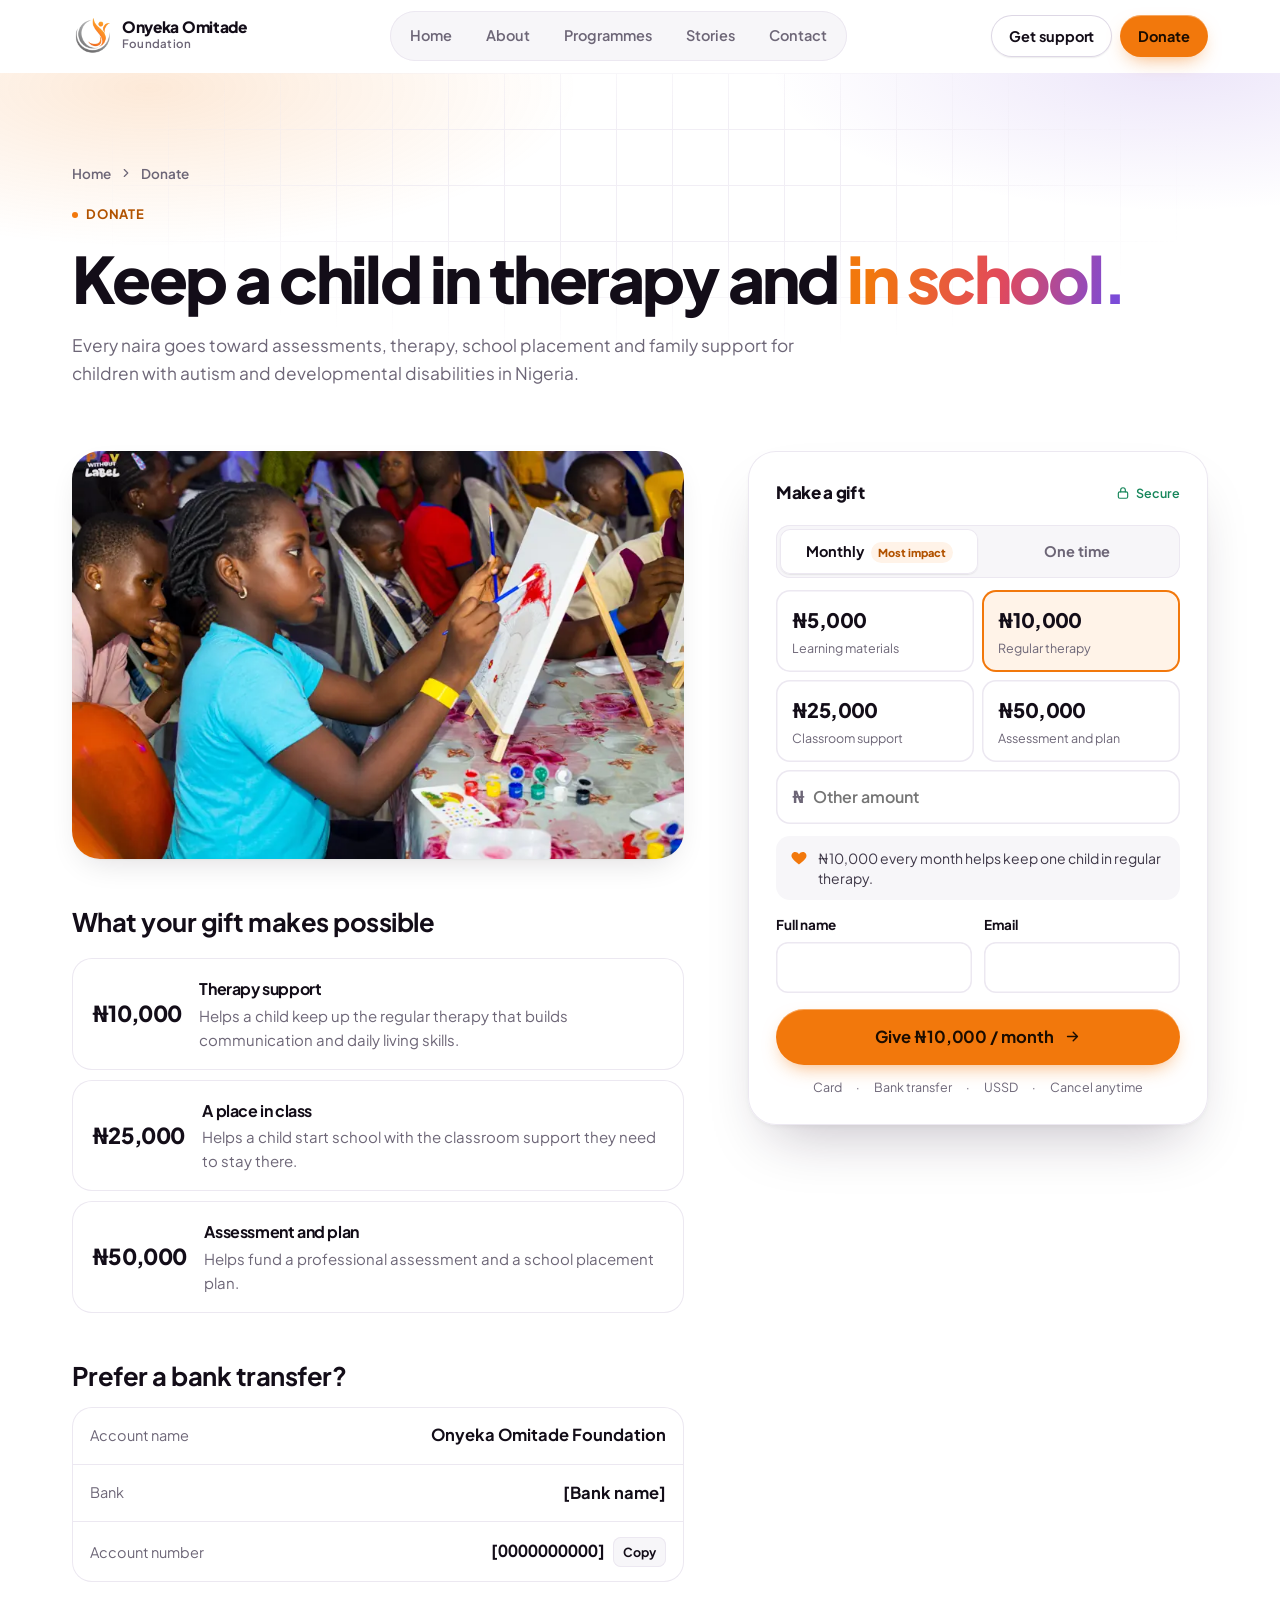
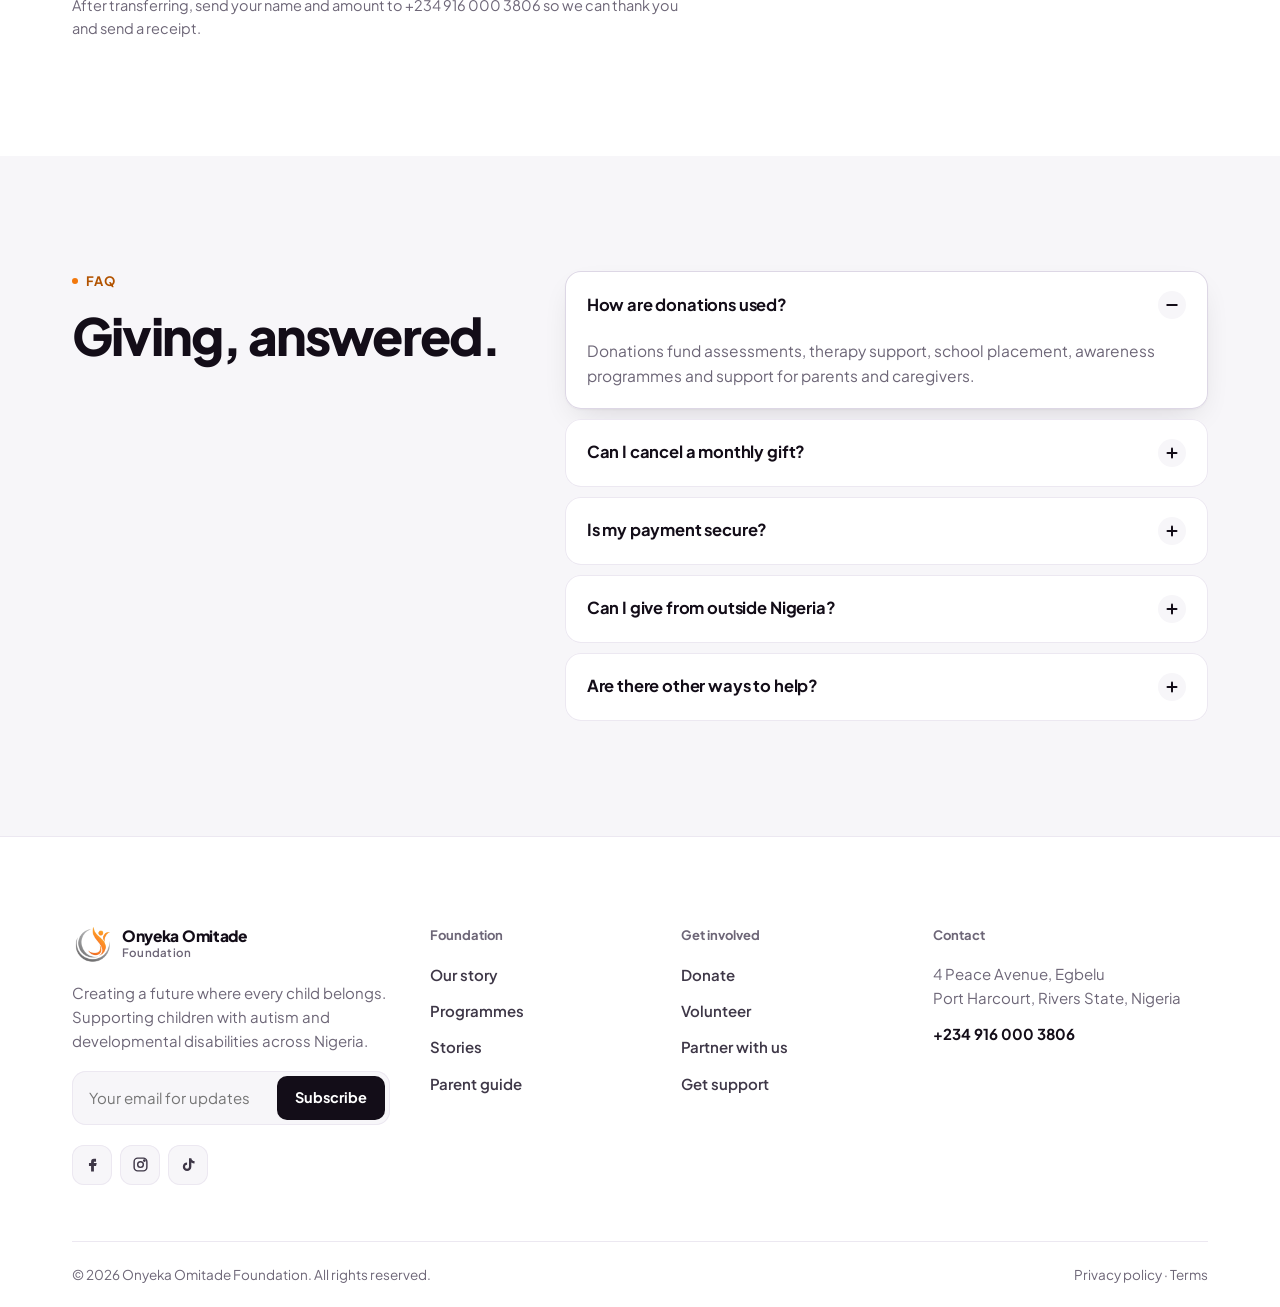
<file: oof-website/donate.html>
<!doctype html>
<html lang="en">
<head>
<meta charset="utf-8">
<meta name="viewport" content="width=device-width, initial-scale=1, viewport-fit=cover">
<title>Donate | Onyeka Omitade Foundation</title>
<meta name="description" content="Give monthly or once to support children with autism and developmental disabilities in Nigeria.">
<meta property="og:type" content="website">
<meta property="og:title" content="Donate | Onyeka Omitade Foundation">
<meta property="og:description" content="Give monthly or once to support children with autism and developmental disabilities in Nigeria.">
<meta property="og:image" content="assets/img/oof5.jpg">
<meta name="twitter:card" content="summary_large_image">
<meta name="theme-color" content="#FFFFFF">
<link rel="icon" type="image/png" href="assets/img/logo.png">
<link rel="apple-touch-icon" href="assets/img/logo.png">
<link rel="preconnect" href="https://fonts.googleapis.com">
<link rel="preconnect" href="https://fonts.gstatic.com" crossorigin>
<link rel="stylesheet" href="https://fonts.googleapis.com/css2?family=Plus+Jakarta+Sans:wght@400;500;600;700;800&display=swap">
<link rel="stylesheet" href="assets/css/style.css">
<script type="application/ld+json">{"@context":"https://schema.org","@type":"NGO","name":"Onyeka Omitade Foundation","slogan":"Creating a future where every child belongs","telephone":"+2349160003806","address":{"@type":"PostalAddress","streetAddress":"4 Peace Avenue, Egbelu","addressLocality":"Port Harcourt","addressRegion":"Rivers State","addressCountry":"NG"}}</script>
</head>
<body>
<a class="skip" href="#main">Skip to content</a>
<header class="nav">
  <div class="wrap">
    <a class="brand" href="index.html" aria-label="Onyeka Omitade Foundation, home"><img src="assets/img/logo.png" alt="" width="40" height="40"><span><b>Onyeka Omitade</b><small>Foundation</small></span></a>
    <nav class="nav-links" aria-label="Main"><a href="index.html">Home</a><a href="about.html">About</a><a href="programmes.html">Programmes</a><a href="stories.html">Stories</a><a href="contact.html">Contact</a></nav>
    <div class="nav-cta"><a class="btn btn-ghost btn-sm " href="contact.html#support">Get support</a><a class="btn btn-primary btn-sm " href="donate.html">Donate</a></div>
    <button class="burger" aria-label="Open menu" aria-expanded="false" aria-controls="sheet"><svg viewBox="0 0 24 24" fill="none" stroke="currentColor" stroke-width="2" stroke-linecap="round" stroke-linejoin="round" aria-hidden="true"><path d="M4 7h16M4 12h16M4 17h16"/></svg></button>
  </div>
</header>
<div class="sheet" id="sheet" aria-hidden="true">
  <div class="sheet-panel" role="dialog" aria-label="Menu">
    <div class="sheet-top"><a class="brand" href="index.html"><img src="assets/img/logo.png" alt="" width="40" height="40"><span><b>Onyeka Omitade</b><small>Foundation</small></span></a><button class="sheet-close" aria-label="Close menu">×</button></div>
    <ul><li><a href="index.html">Home<svg viewBox="0 0 24 24" fill="none" stroke="currentColor" stroke-width="2" stroke-linecap="round" stroke-linejoin="round" aria-hidden="true"><path d="M9 6l6 6-6 6"/></svg></a></li><li><a href="about.html">About<svg viewBox="0 0 24 24" fill="none" stroke="currentColor" stroke-width="2" stroke-linecap="round" stroke-linejoin="round" aria-hidden="true"><path d="M9 6l6 6-6 6"/></svg></a></li><li><a href="programmes.html">Programmes<svg viewBox="0 0 24 24" fill="none" stroke="currentColor" stroke-width="2" stroke-linecap="round" stroke-linejoin="round" aria-hidden="true"><path d="M9 6l6 6-6 6"/></svg></a></li><li><a href="stories.html">Stories<svg viewBox="0 0 24 24" fill="none" stroke="currentColor" stroke-width="2" stroke-linecap="round" stroke-linejoin="round" aria-hidden="true"><path d="M9 6l6 6-6 6"/></svg></a></li><li><a href="contact.html">Contact<svg viewBox="0 0 24 24" fill="none" stroke="currentColor" stroke-width="2" stroke-linecap="round" stroke-linejoin="round" aria-hidden="true"><path d="M9 6l6 6-6 6"/></svg></a></li></ul>
    <div class="sheet-foot"><a class="btn btn-ghost " href="contact.html#support">Get support</a><a class="btn btn-primary " href="donate.html">Donate</a></div>
  </div>
</div>
<main id="main">

<section class="phead glow gridbg"><div class="wrap in">
  <nav class="crumbs" aria-label="Breadcrumb"><a href="index.html">Home</a><svg width="14" height="14" viewBox="0 0 24 24" fill="none" stroke="currentColor" stroke-width="2" stroke-linecap="round" stroke-linejoin="round" aria-hidden="true"><path d="M9 6l6 6-6 6"/></svg><span>Donate</span></nav>
  <span class="eyebrow"><i></i>Donate</span><h1 class="h1">Keep a child in therapy and <span class="grad">in school.</span></h1><p class="lead">Every naira goes toward assessments, therapy, school placement and family support for children with autism and developmental disabilities in Nigeria.</p>
</div></section>
<section class="sec" style="padding-top:0">
  <div class="wrap donate-wrap dp">
    <div>
      <div style="border-radius:var(--r-lg);overflow:hidden;box-shadow:var(--sh-2)"><img src="assets/img/oof5.jpg" srcset="assets/img/oof5-800.webp 800w, assets/img/oof5-1600.webp 1600w" sizes="(max-width:980px) 100vw, 55vw" alt="A girl painting at a foundation event" width="1600" height="1067" decoding="async"></div>
      <h2 class="h3" style="margin-top:48px">What your gift makes possible</h2>
      <div class="uses">
        <div class="use"><b>₦10,000</b><div><h3>Therapy support</h3><p>Helps a child keep up the regular therapy that builds communication and daily living skills.</p></div></div>
        <div class="use"><b>₦25,000</b><div><h3>A place in class</h3><p>Helps a child start school with the classroom support they need to stay there.</p></div></div>
        <div class="use"><b>₦50,000</b><div><h3>Assessment and plan</h3><p>Helps fund a professional assessment and a school placement plan.</p></div></div>
      </div>
      <h2 class="h3" style="margin-top:48px">Prefer a bank transfer?</h2>
      <div class="bank">
        <div><span>Account name</span><strong>Onyeka Omitade Foundation</strong></div>
        <div><span>Bank</span><strong>[Bank name]</strong></div>
        <div><span>Account number</span><strong class="num">[0000000000]<button class="copy" type="button" data-copy="0000000000">Copy</button></strong></div>
      </div>
      <p class="muted" style="margin-top:12px;font-size:14.5px">After transferring, send your name and amount to +234 916 000 3806 so we can thank you and send a receipt.</p>
    </div>
    <form class="widget" id="donate-form" novalidate aria-label="Donation form">
      <div id="d-step1">
        <div class="widget-head"><b>Make a gift</b><span class="secure"><svg viewBox="0 0 24 24" fill="none" stroke="currentColor" stroke-width="2" stroke-linecap="round" stroke-linejoin="round" aria-hidden="true"><rect x="4" y="10" width="16" height="11" rx="2.5"/><path d="M8 10V7a4 4 0 018 0v3"/></svg>Secure</span></div>
        <div class="seg" role="radiogroup" aria-label="How often">
          <label><input type="radio" name="freq" id="f-month" value="monthly" checked>Monthly<small>Most impact</small></label>
          <label><input type="radio" name="freq" id="f-once" value="once">One time</label>
        </div>
        <div class="amts" role="radiogroup" aria-label="Amount">
          <label class="amt"><input type="radio" name="amt" value="5000"><b>₦5,000</b><small>Learning materials</small></label>
          <label class="amt"><input type="radio" name="amt" value="10000" checked><b>₦10,000</b><small>Regular therapy</small></label>
          <label class="amt"><input type="radio" name="amt" value="25000"><b>₦25,000</b><small>Classroom support</small></label>
          <label class="amt"><input type="radio" name="amt" value="50000"><b>₦50,000</b><small>Assessment and plan</small></label>
        </div>
        <label class="other"><span>₦</span><input id="d-other" type="text" inputmode="numeric" placeholder="Other amount" aria-label="Other amount"></label>
        <p class="summary" aria-live="polite"><svg viewBox="0 0 24 24" fill="currentColor" aria-hidden="true"><path d="M12 20.5s-7.5-4.6-9.6-9.4C1 7.6 3.3 4 7 4c2.1 0 3.6 1.2 5 3 1.4-1.8 2.9-3 5-3 3.7 0 6 3.6 4.6 7.1C19.5 15.9 12 20.5 12 20.5z"/></svg><span id="d-sum">₦10,000 every month helps keep one child in regular therapy.</span></p>
        <div class="fields"><div class="row2">
          <div class="f"><label for="d-name">Full name</label><input id="d-name" name="name" autocomplete="name" required><span class="err">Please enter your name</span></div>
          <div class="f"><label for="d-email">Email</label><input id="d-email" name="email" type="email" autocomplete="email" required><span class="err">Enter a valid email for your receipt</span></div>
        </div></div>
        <button class="btn btn-primary btn-lg btn-block" type="submit"><span id="d-label">Give ₦10,000 / month</span><svg viewBox="0 0 24 24" fill="none" stroke="currentColor" stroke-width="2" stroke-linecap="round" stroke-linejoin="round" aria-hidden="true"><path d="M5 12h14M13 6l6 6-6 6"/></svg></button>
        <div class="fine"><span>Card</span><span>·</span><span>Bank transfer</span><span>·</span><span>USSD</span><span>·</span><span>Cancel anytime</span></div>
      </div>
      <div id="d-step2" class="success" hidden>
        <div class="tick"><svg viewBox="0 0 24 24" fill="none" stroke="currentColor" stroke-width="2.4" stroke-linecap="round" stroke-linejoin="round"><path d="M5 12.5l4.5 4.5L19 7.5"/></svg></div>
        <h3 class="h3" id="d-thanks">Thank you!</h3><p id="d-thanks-sub"></p>
        <button class="btn btn-ghost" type="button" id="d-back">Change my gift</button>
      </div>
    </form>
  </div>
</section>
<section class="sec alt">
  <div class="wrap faq">
    <div class="sec-head" style="margin:0"><span class="eyebrow"><i></i>FAQ</span><h2 class="h2">Giving, answered.</h2></div>
    <div class="qa">
      <details open><summary>How are donations used?<i></i></summary><p>Donations fund assessments, therapy support, school placement, awareness programmes and support for parents and caregivers.</p></details>
      <details><summary>Can I cancel a monthly gift?<i></i></summary><p>Yes, at any time. Contact us or use the link in your receipt email.</p></details>
      <details><summary>Is my payment secure?<i></i></summary><p>Payments are processed by a secure payment provider. We never see or store your card details.</p></details>
      <details><summary>Can I give from outside Nigeria?<i></i></summary><p>Yes. International cards are accepted at checkout, and you can also give through our crowdfunding page.</p></details>
      <details><summary>Are there other ways to help?<i></i></summary><p>You can <a href="contact.html#volunteer">volunteer</a>, <a href="contact.html#partner">partner with us as an organisation</a>, or share our stories on Facebook, Instagram and TikTok.</p></details>
    </div>
  </div>
</section>

</main>
<footer class="foot">
  <div class="wrap">
    <div class="foot-grid">
      <div>
        <a class="brand" href="index.html"><img src="assets/img/logo.png" alt="" width="40" height="40"><span><b>Onyeka Omitade</b><small>Foundation</small></span></a>
        <p style="margin-top:16px;max-width:34ch">Creating a future where every child belongs. Supporting children with autism and developmental disabilities across Nigeria.</p>
        <form class="newsletter" data-form="newsletter" novalidate>
          <label class="sr" for="nl-email">Email address</label>
          <input id="nl-email" name="email" type="email" placeholder="Your email for updates" required>
          <button class="btn btn-dark btn-sm" type="submit">Subscribe</button>
        </form>
        <p class="form-msg" hidden style="margin-top:8px;font-size:14px;color:var(--ok);font-weight:600">You’re subscribed. Thank you!</p>
        <div class="socials">
          <a href="https://www.facebook.com/" target="_blank" rel="noopener" aria-label="Facebook"><svg viewBox="0 0 24 24" fill="currentColor"><path d="M14 8h3V4h-3c-2.8 0-4 1.7-4 4.3V10H7v4h3v8h4v-8h3l1-4h-4V8.6c0-.4.3-.6.6-.6z"/></svg></a>
          <a href="https://www.instagram.com/" target="_blank" rel="noopener" aria-label="Instagram"><svg viewBox="0 0 24 24" fill="none" stroke="currentColor" stroke-width="2"><rect x="3" y="3" width="18" height="18" rx="5"/><circle cx="12" cy="12" r="4"/><circle cx="17.5" cy="6.5" r="1" fill="currentColor"/></svg></a>
          <a href="https://www.tiktok.com/" target="_blank" rel="noopener" aria-label="TikTok"><svg viewBox="0 0 24 24" fill="currentColor"><path d="M16 3c.4 2.4 2 4 4.5 4.2v3.3c-1.7 0-3.2-.5-4.5-1.4V15a6 6 0 11-6-6v3.3a2.8 2.8 0 102.7 2.7V3H16z"/></svg></a>
        </div>
      </div>
      <div><h4>Foundation</h4><ul><li><a href="about.html">Our story</a></li><li><a href="programmes.html">Programmes</a></li><li><a href="stories.html">Stories</a></li><li><a href="stories.html#parents">Parent guide</a></li></ul></div>
      <div><h4>Get involved</h4><ul><li><a href="donate.html">Donate</a></li><li><a href="contact.html#volunteer">Volunteer</a></li><li><a href="contact.html#partner">Partner with us</a></li><li><a href="contact.html#support">Get support</a></li></ul></div>
      <div><h4>Contact</h4><p>4 Peace Avenue, Egbelu<br>Port Harcourt, Rivers State, Nigeria</p><p style="margin-top:12px;color:var(--ink);font-weight:700;user-select:all">+234 916 000 3806</p></div>
    </div>
    <div class="foot-base"><span>© <span data-year>2026</span> Onyeka Omitade Foundation. All rights reserved.</span><span><a href="#">Privacy policy</a> · <a href="#">Terms</a></span></div>
  </div>
</footer>
<nav class="actbar" aria-label="Quick actions"><a class="btn btn-ghost " href="contact.html#support">Get support</a><a class="btn btn-primary " href="donate.html">Donate</a></nav>
<script src="assets/js/main.js" defer></script>
</body>
</html>
</file>
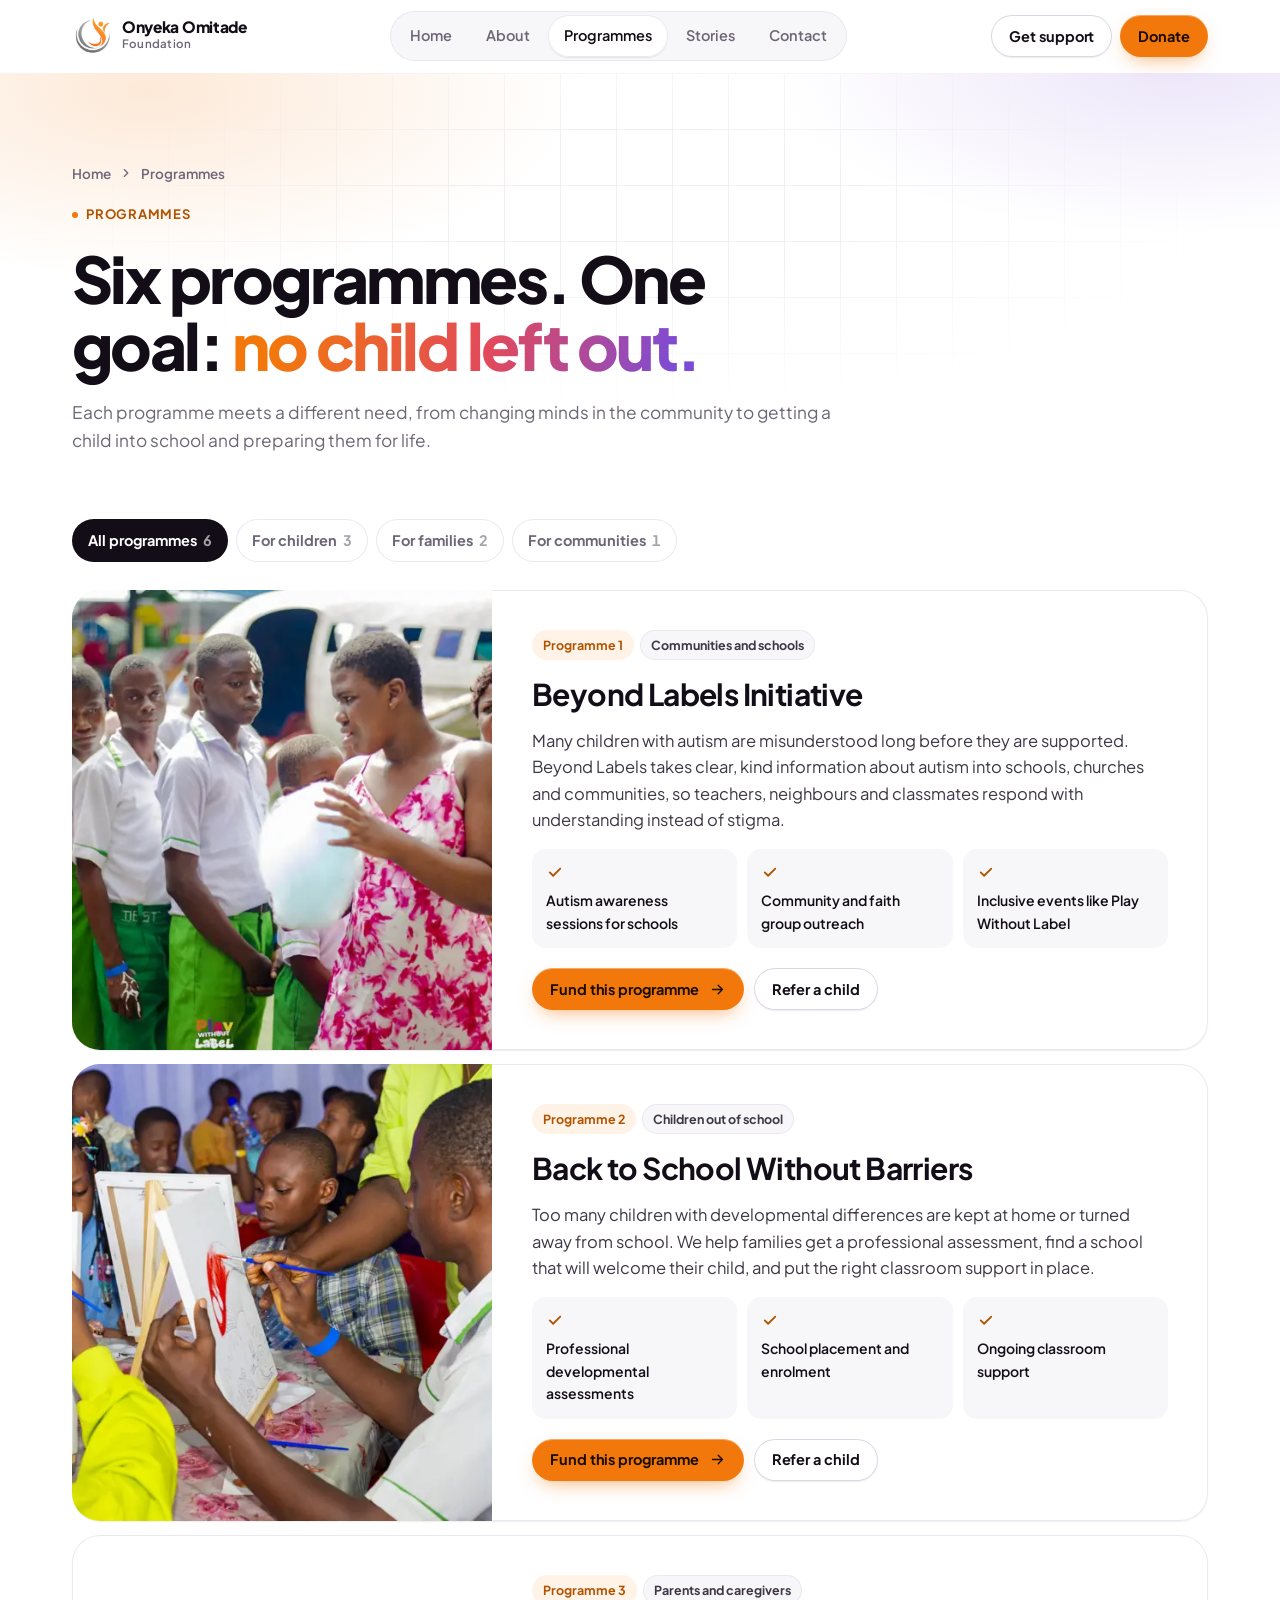
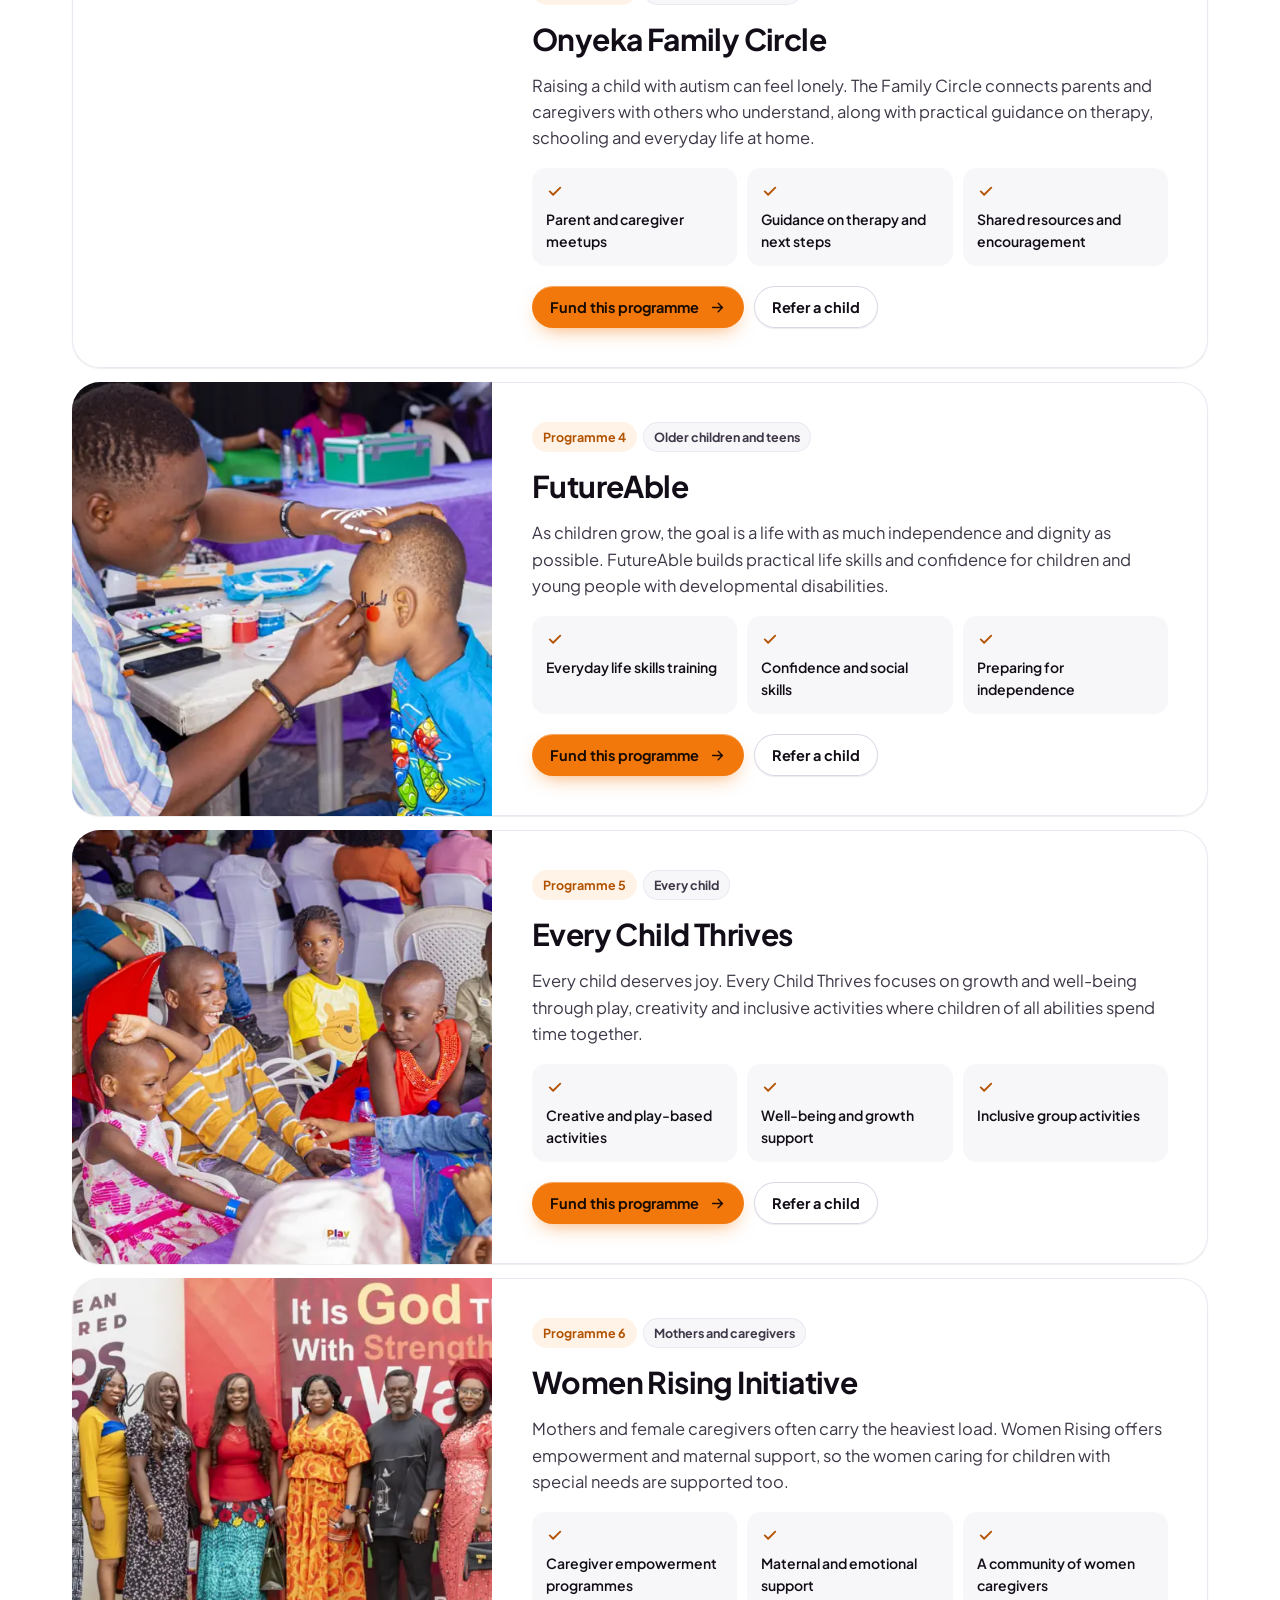
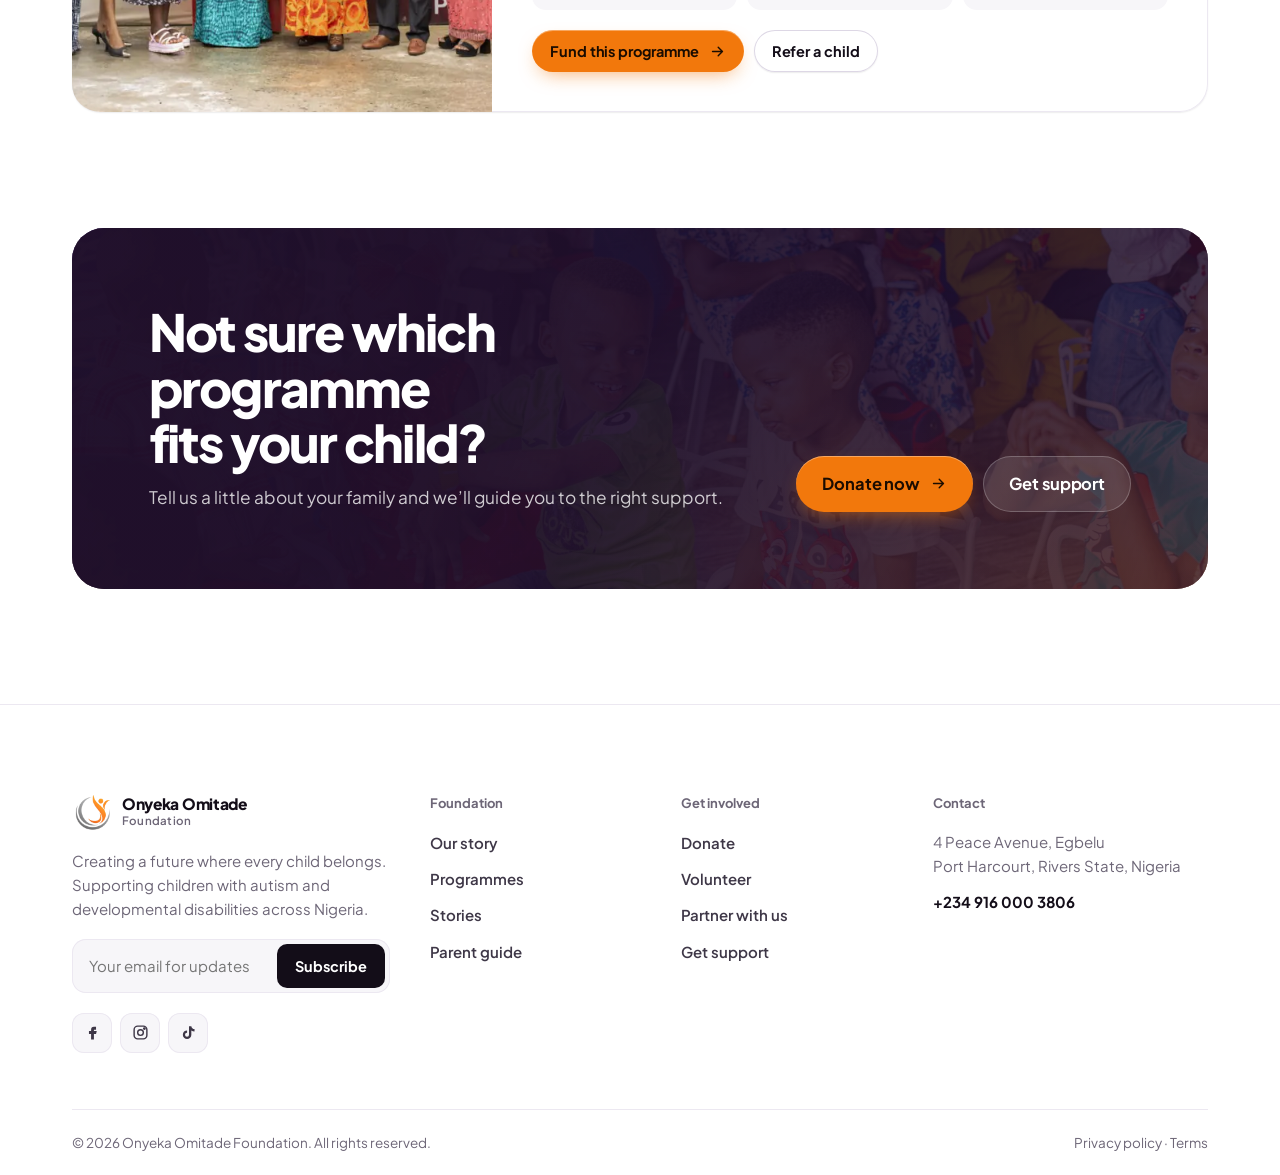
<file: oof-website/programmes.html>
<!doctype html>
<html lang="en">
<head>
<meta charset="utf-8">
<meta name="viewport" content="width=device-width, initial-scale=1, viewport-fit=cover">
<title>Programmes | Onyeka Omitade Foundation</title>
<meta name="description" content="Beyond Labels, Back to School Without Barriers, Onyeka Family Circle, FutureAble, Every Child Thrives and Women Rising.">
<meta property="og:type" content="website">
<meta property="og:title" content="Programmes | Onyeka Omitade Foundation">
<meta property="og:description" content="Beyond Labels, Back to School Without Barriers, Onyeka Family Circle, FutureAble, Every Child Thrives and Women Rising.">
<meta property="og:image" content="assets/img/oof5.jpg">
<meta name="twitter:card" content="summary_large_image">
<meta name="theme-color" content="#FFFFFF">
<link rel="icon" type="image/png" href="assets/img/logo.png">
<link rel="apple-touch-icon" href="assets/img/logo.png">
<link rel="preconnect" href="https://fonts.googleapis.com">
<link rel="preconnect" href="https://fonts.gstatic.com" crossorigin>
<link rel="stylesheet" href="https://fonts.googleapis.com/css2?family=Plus+Jakarta+Sans:wght@400;500;600;700;800&display=swap">
<link rel="stylesheet" href="assets/css/style.css">
<script type="application/ld+json">{"@context":"https://schema.org","@type":"NGO","name":"Onyeka Omitade Foundation","slogan":"Creating a future where every child belongs","telephone":"+2349160003806","address":{"@type":"PostalAddress","streetAddress":"4 Peace Avenue, Egbelu","addressLocality":"Port Harcourt","addressRegion":"Rivers State","addressCountry":"NG"}}</script>
</head>
<body>
<a class="skip" href="#main">Skip to content</a>
<header class="nav">
  <div class="wrap">
    <a class="brand" href="index.html" aria-label="Onyeka Omitade Foundation, home"><img src="assets/img/logo.png" alt="" width="40" height="40"><span><b>Onyeka Omitade</b><small>Foundation</small></span></a>
    <nav class="nav-links" aria-label="Main"><a href="index.html">Home</a><a href="about.html">About</a><a href="programmes.html" aria-current="page">Programmes</a><a href="stories.html">Stories</a><a href="contact.html">Contact</a></nav>
    <div class="nav-cta"><a class="btn btn-ghost btn-sm " href="contact.html#support">Get support</a><a class="btn btn-primary btn-sm " href="donate.html">Donate</a></div>
    <button class="burger" aria-label="Open menu" aria-expanded="false" aria-controls="sheet"><svg viewBox="0 0 24 24" fill="none" stroke="currentColor" stroke-width="2" stroke-linecap="round" stroke-linejoin="round" aria-hidden="true"><path d="M4 7h16M4 12h16M4 17h16"/></svg></button>
  </div>
</header>
<div class="sheet" id="sheet" aria-hidden="true">
  <div class="sheet-panel" role="dialog" aria-label="Menu">
    <div class="sheet-top"><a class="brand" href="index.html"><img src="assets/img/logo.png" alt="" width="40" height="40"><span><b>Onyeka Omitade</b><small>Foundation</small></span></a><button class="sheet-close" aria-label="Close menu">×</button></div>
    <ul><li><a href="index.html">Home<svg viewBox="0 0 24 24" fill="none" stroke="currentColor" stroke-width="2" stroke-linecap="round" stroke-linejoin="round" aria-hidden="true"><path d="M9 6l6 6-6 6"/></svg></a></li><li><a href="about.html">About<svg viewBox="0 0 24 24" fill="none" stroke="currentColor" stroke-width="2" stroke-linecap="round" stroke-linejoin="round" aria-hidden="true"><path d="M9 6l6 6-6 6"/></svg></a></li><li><a href="programmes.html" aria-current="page">Programmes<svg viewBox="0 0 24 24" fill="none" stroke="currentColor" stroke-width="2" stroke-linecap="round" stroke-linejoin="round" aria-hidden="true"><path d="M9 6l6 6-6 6"/></svg></a></li><li><a href="stories.html">Stories<svg viewBox="0 0 24 24" fill="none" stroke="currentColor" stroke-width="2" stroke-linecap="round" stroke-linejoin="round" aria-hidden="true"><path d="M9 6l6 6-6 6"/></svg></a></li><li><a href="contact.html">Contact<svg viewBox="0 0 24 24" fill="none" stroke="currentColor" stroke-width="2" stroke-linecap="round" stroke-linejoin="round" aria-hidden="true"><path d="M9 6l6 6-6 6"/></svg></a></li></ul>
    <div class="sheet-foot"><a class="btn btn-ghost " href="contact.html#support">Get support</a><a class="btn btn-primary " href="donate.html">Donate</a></div>
  </div>
</div>
<main id="main">

<section class="phead glow gridbg"><div class="wrap in">
  <nav class="crumbs" aria-label="Breadcrumb"><a href="index.html">Home</a><svg width="14" height="14" viewBox="0 0 24 24" fill="none" stroke="currentColor" stroke-width="2" stroke-linecap="round" stroke-linejoin="round" aria-hidden="true"><path d="M9 6l6 6-6 6"/></svg><span>Programmes</span></nav>
  <span class="eyebrow"><i></i>Programmes</span><h1 class="h1">Six programmes. One goal: <span class="grad">no child left out.</span></h1><p class="lead">Each programme meets a different need, from changing minds in the community to getting a child into school and preparing them for life.</p>
</div></section>
<section class="sec" style="padding-top:0">
  <div class="wrap">
    <div class="filters" role="group" aria-label="Filter programmes"><button aria-pressed="true" data-cat="all">All programmes<span>6</span></button><button aria-pressed="false" data-cat="children">For children<span>3</span></button><button aria-pressed="false" data-cat="families">For families<span>2</span></button><button aria-pressed="false" data-cat="communities">For communities<span>1</span></button></div>
    <div class="plist"><article class="prog rv" id="beyond-labels" data-cat="communities">
      <div class="prog-img"><img src="assets/img/oof2.jpg" srcset="assets/img/oof2-800.webp 800w, assets/img/oof2-1600.webp 1600w" sizes="(max-width:980px) 100vw, 420px" alt="Beyond Labels Initiative in action" width="1536" height="1024" loading="lazy" decoding="async"></div>
      <div class="prog-body">
        <div class="tags"><span class="tag brand">Programme 1</span><span class="tag">Communities and schools</span></div>
        <h2 class="h3" style="font-size:clamp(24px,2.4vw,30px)">Beyond Labels Initiative</h2>
        <p>Many children with autism are misunderstood long before they are supported. Beyond Labels takes clear, kind information about autism into schools, churches and communities, so teachers, neighbours and classmates respond with understanding instead of stigma.</p>
        <ul class="ticks"><li><svg viewBox="0 0 24 24" fill="none" stroke="currentColor" stroke-width="2.4" stroke-linecap="round" stroke-linejoin="round" aria-hidden="true"><path d="M5 12.5l4.5 4.5L19 7.5"/></svg><span>Autism awareness sessions for schools</span></li><li><svg viewBox="0 0 24 24" fill="none" stroke="currentColor" stroke-width="2.4" stroke-linecap="round" stroke-linejoin="round" aria-hidden="true"><path d="M5 12.5l4.5 4.5L19 7.5"/></svg><span>Community and faith group outreach</span></li><li><svg viewBox="0 0 24 24" fill="none" stroke="currentColor" stroke-width="2.4" stroke-linecap="round" stroke-linejoin="round" aria-hidden="true"><path d="M5 12.5l4.5 4.5L19 7.5"/></svg><span>Inclusive events like Play Without Label</span></li></ul>
        <div class="ctas"><a class="btn btn-primary btn-sm " href="donate.html">Fund this programme<svg viewBox="0 0 24 24" fill="none" stroke="currentColor" stroke-width="2" stroke-linecap="round" stroke-linejoin="round" aria-hidden="true"><path d="M5 12h14M13 6l6 6-6 6"/></svg></a><a class="btn btn-ghost btn-sm " href="contact.html#support">Refer a child</a></div>
      </div>
    </article><article class="prog rv" id="back-to-school" data-cat="children">
      <div class="prog-img"><img src="assets/img/oof3.jpg" srcset="assets/img/oof3-800.webp 800w, assets/img/oof3-1600.webp 1600w" sizes="(max-width:980px) 100vw, 420px" alt="Back to School Without Barriers in action" width="1600" height="1067" loading="lazy" decoding="async"></div>
      <div class="prog-body">
        <div class="tags"><span class="tag brand">Programme 2</span><span class="tag">Children out of school</span></div>
        <h2 class="h3" style="font-size:clamp(24px,2.4vw,30px)">Back to School Without Barriers</h2>
        <p>Too many children with developmental differences are kept at home or turned away from school. We help families get a professional assessment, find a school that will welcome their child, and put the right classroom support in place.</p>
        <ul class="ticks"><li><svg viewBox="0 0 24 24" fill="none" stroke="currentColor" stroke-width="2.4" stroke-linecap="round" stroke-linejoin="round" aria-hidden="true"><path d="M5 12.5l4.5 4.5L19 7.5"/></svg><span>Professional developmental assessments</span></li><li><svg viewBox="0 0 24 24" fill="none" stroke="currentColor" stroke-width="2.4" stroke-linecap="round" stroke-linejoin="round" aria-hidden="true"><path d="M5 12.5l4.5 4.5L19 7.5"/></svg><span>School placement and enrolment</span></li><li><svg viewBox="0 0 24 24" fill="none" stroke="currentColor" stroke-width="2.4" stroke-linecap="round" stroke-linejoin="round" aria-hidden="true"><path d="M5 12.5l4.5 4.5L19 7.5"/></svg><span>Ongoing classroom support</span></li></ul>
        <div class="ctas"><a class="btn btn-primary btn-sm " href="donate.html">Fund this programme<svg viewBox="0 0 24 24" fill="none" stroke="currentColor" stroke-width="2" stroke-linecap="round" stroke-linejoin="round" aria-hidden="true"><path d="M5 12h14M13 6l6 6-6 6"/></svg></a><a class="btn btn-ghost btn-sm " href="contact.html#support">Refer a child</a></div>
      </div>
    </article><article class="prog rv" id="family-circle" data-cat="families">
      <div class="prog-img"><img src="assets/img/oof10.jpg" srcset="assets/img/oof10-800.webp 800w, assets/img/oof10-1600.webp 1600w" sizes="(max-width:980px) 100vw, 420px" alt="Onyeka Family Circle in action" width="1600" height="1067" loading="lazy" decoding="async"></div>
      <div class="prog-body">
        <div class="tags"><span class="tag brand">Programme 3</span><span class="tag">Parents and caregivers</span></div>
        <h2 class="h3" style="font-size:clamp(24px,2.4vw,30px)">Onyeka Family Circle</h2>
        <p>Raising a child with autism can feel lonely. The Family Circle connects parents and caregivers with others who understand, along with practical guidance on therapy, schooling and everyday life at home.</p>
        <ul class="ticks"><li><svg viewBox="0 0 24 24" fill="none" stroke="currentColor" stroke-width="2.4" stroke-linecap="round" stroke-linejoin="round" aria-hidden="true"><path d="M5 12.5l4.5 4.5L19 7.5"/></svg><span>Parent and caregiver meetups</span></li><li><svg viewBox="0 0 24 24" fill="none" stroke="currentColor" stroke-width="2.4" stroke-linecap="round" stroke-linejoin="round" aria-hidden="true"><path d="M5 12.5l4.5 4.5L19 7.5"/></svg><span>Guidance on therapy and next steps</span></li><li><svg viewBox="0 0 24 24" fill="none" stroke="currentColor" stroke-width="2.4" stroke-linecap="round" stroke-linejoin="round" aria-hidden="true"><path d="M5 12.5l4.5 4.5L19 7.5"/></svg><span>Shared resources and encouragement</span></li></ul>
        <div class="ctas"><a class="btn btn-primary btn-sm " href="donate.html">Fund this programme<svg viewBox="0 0 24 24" fill="none" stroke="currentColor" stroke-width="2" stroke-linecap="round" stroke-linejoin="round" aria-hidden="true"><path d="M5 12h14M13 6l6 6-6 6"/></svg></a><a class="btn btn-ghost btn-sm " href="contact.html#support">Refer a child</a></div>
      </div>
    </article><article class="prog rv" id="futureable" data-cat="children">
      <div class="prog-img"><img src="assets/img/oof1.jpg" srcset="assets/img/oof1-800.webp 800w, assets/img/oof1-1600.webp 1600w" sizes="(max-width:980px) 100vw, 420px" alt="FutureAble in action" width="1536" height="1024" loading="lazy" decoding="async"></div>
      <div class="prog-body">
        <div class="tags"><span class="tag brand">Programme 4</span><span class="tag">Older children and teens</span></div>
        <h2 class="h3" style="font-size:clamp(24px,2.4vw,30px)">FutureAble</h2>
        <p>As children grow, the goal is a life with as much independence and dignity as possible. FutureAble builds practical life skills and confidence for children and young people with developmental disabilities.</p>
        <ul class="ticks"><li><svg viewBox="0 0 24 24" fill="none" stroke="currentColor" stroke-width="2.4" stroke-linecap="round" stroke-linejoin="round" aria-hidden="true"><path d="M5 12.5l4.5 4.5L19 7.5"/></svg><span>Everyday life skills training</span></li><li><svg viewBox="0 0 24 24" fill="none" stroke="currentColor" stroke-width="2.4" stroke-linecap="round" stroke-linejoin="round" aria-hidden="true"><path d="M5 12.5l4.5 4.5L19 7.5"/></svg><span>Confidence and social skills</span></li><li><svg viewBox="0 0 24 24" fill="none" stroke="currentColor" stroke-width="2.4" stroke-linecap="round" stroke-linejoin="round" aria-hidden="true"><path d="M5 12.5l4.5 4.5L19 7.5"/></svg><span>Preparing for independence</span></li></ul>
        <div class="ctas"><a class="btn btn-primary btn-sm " href="donate.html">Fund this programme<svg viewBox="0 0 24 24" fill="none" stroke="currentColor" stroke-width="2" stroke-linecap="round" stroke-linejoin="round" aria-hidden="true"><path d="M5 12h14M13 6l6 6-6 6"/></svg></a><a class="btn btn-ghost btn-sm " href="contact.html#support">Refer a child</a></div>
      </div>
    </article><article class="prog rv" id="every-child-thrives" data-cat="children">
      <div class="prog-img"><img src="assets/img/oof9.jpg" srcset="assets/img/oof9-800.webp 800w, assets/img/oof9-1600.webp 1600w" sizes="(max-width:980px) 100vw, 420px" alt="Every Child Thrives in action" width="1600" height="1067" loading="lazy" decoding="async"></div>
      <div class="prog-body">
        <div class="tags"><span class="tag brand">Programme 5</span><span class="tag">Every child</span></div>
        <h2 class="h3" style="font-size:clamp(24px,2.4vw,30px)">Every Child Thrives</h2>
        <p>Every child deserves joy. Every Child Thrives focuses on growth and well-being through play, creativity and inclusive activities where children of all abilities spend time together.</p>
        <ul class="ticks"><li><svg viewBox="0 0 24 24" fill="none" stroke="currentColor" stroke-width="2.4" stroke-linecap="round" stroke-linejoin="round" aria-hidden="true"><path d="M5 12.5l4.5 4.5L19 7.5"/></svg><span>Creative and play-based activities</span></li><li><svg viewBox="0 0 24 24" fill="none" stroke="currentColor" stroke-width="2.4" stroke-linecap="round" stroke-linejoin="round" aria-hidden="true"><path d="M5 12.5l4.5 4.5L19 7.5"/></svg><span>Well-being and growth support</span></li><li><svg viewBox="0 0 24 24" fill="none" stroke="currentColor" stroke-width="2.4" stroke-linecap="round" stroke-linejoin="round" aria-hidden="true"><path d="M5 12.5l4.5 4.5L19 7.5"/></svg><span>Inclusive group activities</span></li></ul>
        <div class="ctas"><a class="btn btn-primary btn-sm " href="donate.html">Fund this programme<svg viewBox="0 0 24 24" fill="none" stroke="currentColor" stroke-width="2" stroke-linecap="round" stroke-linejoin="round" aria-hidden="true"><path d="M5 12h14M13 6l6 6-6 6"/></svg></a><a class="btn btn-ghost btn-sm " href="contact.html#support">Refer a child</a></div>
      </div>
    </article><article class="prog rv" id="women-rising" data-cat="families">
      <div class="prog-img"><img src="assets/img/oof8.jpg" srcset="assets/img/oof8-800.webp 800w, assets/img/oof8-1600.webp 1600w" sizes="(max-width:980px) 100vw, 420px" alt="Women Rising Initiative in action" width="1024" height="684" loading="lazy" decoding="async"></div>
      <div class="prog-body">
        <div class="tags"><span class="tag brand">Programme 6</span><span class="tag">Mothers and caregivers</span></div>
        <h2 class="h3" style="font-size:clamp(24px,2.4vw,30px)">Women Rising Initiative</h2>
        <p>Mothers and female caregivers often carry the heaviest load. Women Rising offers empowerment and maternal support, so the women caring for children with special needs are supported too.</p>
        <ul class="ticks"><li><svg viewBox="0 0 24 24" fill="none" stroke="currentColor" stroke-width="2.4" stroke-linecap="round" stroke-linejoin="round" aria-hidden="true"><path d="M5 12.5l4.5 4.5L19 7.5"/></svg><span>Caregiver empowerment programmes</span></li><li><svg viewBox="0 0 24 24" fill="none" stroke="currentColor" stroke-width="2.4" stroke-linecap="round" stroke-linejoin="round" aria-hidden="true"><path d="M5 12.5l4.5 4.5L19 7.5"/></svg><span>Maternal and emotional support</span></li><li><svg viewBox="0 0 24 24" fill="none" stroke="currentColor" stroke-width="2.4" stroke-linecap="round" stroke-linejoin="round" aria-hidden="true"><path d="M5 12.5l4.5 4.5L19 7.5"/></svg><span>A community of women caregivers</span></li></ul>
        <div class="ctas"><a class="btn btn-primary btn-sm " href="donate.html">Fund this programme<svg viewBox="0 0 24 24" fill="none" stroke="currentColor" stroke-width="2" stroke-linecap="round" stroke-linejoin="round" aria-hidden="true"><path d="M5 12h14M13 6l6 6-6 6"/></svg></a><a class="btn btn-ghost btn-sm " href="contact.html#support">Refer a child</a></div>
      </div>
    </article></div>
  </div>
</section>
<section class="sec" style="padding-top:0"><div class="wrap"><div class="banner rv"><img src="assets/img/oof10.jpg" srcset="assets/img/oof10-800.webp 800w, assets/img/oof10-1600.webp 1600w" sizes="100vw" alt="" width="1600" height="1067" loading="lazy" decoding="async">
  <div><h2 class="h2">Not sure which programme fits your child?</h2><p class="lead" style="color:rgba(255,255,255,.78)">Tell us a little about your family and we’ll guide you to the right support.</p></div>
  <div class="ctas"><a class="btn btn-primary btn-lg " href="donate.html">Donate now<svg viewBox="0 0 24 24" fill="none" stroke="currentColor" stroke-width="2" stroke-linecap="round" stroke-linejoin="round" aria-hidden="true"><path d="M5 12h14M13 6l6 6-6 6"/></svg></a><a class="btn btn-glass btn-lg " href="contact.html#support">Get support</a></div>
</div></div></section>

</main>
<footer class="foot">
  <div class="wrap">
    <div class="foot-grid">
      <div>
        <a class="brand" href="index.html"><img src="assets/img/logo.png" alt="" width="40" height="40"><span><b>Onyeka Omitade</b><small>Foundation</small></span></a>
        <p style="margin-top:16px;max-width:34ch">Creating a future where every child belongs. Supporting children with autism and developmental disabilities across Nigeria.</p>
        <form class="newsletter" data-form="newsletter" novalidate>
          <label class="sr" for="nl-email">Email address</label>
          <input id="nl-email" name="email" type="email" placeholder="Your email for updates" required>
          <button class="btn btn-dark btn-sm" type="submit">Subscribe</button>
        </form>
        <p class="form-msg" hidden style="margin-top:8px;font-size:14px;color:var(--ok);font-weight:600">You’re subscribed. Thank you!</p>
        <div class="socials">
          <a href="https://www.facebook.com/" target="_blank" rel="noopener" aria-label="Facebook"><svg viewBox="0 0 24 24" fill="currentColor"><path d="M14 8h3V4h-3c-2.8 0-4 1.7-4 4.3V10H7v4h3v8h4v-8h3l1-4h-4V8.6c0-.4.3-.6.6-.6z"/></svg></a>
          <a href="https://www.instagram.com/" target="_blank" rel="noopener" aria-label="Instagram"><svg viewBox="0 0 24 24" fill="none" stroke="currentColor" stroke-width="2"><rect x="3" y="3" width="18" height="18" rx="5"/><circle cx="12" cy="12" r="4"/><circle cx="17.5" cy="6.5" r="1" fill="currentColor"/></svg></a>
          <a href="https://www.tiktok.com/" target="_blank" rel="noopener" aria-label="TikTok"><svg viewBox="0 0 24 24" fill="currentColor"><path d="M16 3c.4 2.4 2 4 4.5 4.2v3.3c-1.7 0-3.2-.5-4.5-1.4V15a6 6 0 11-6-6v3.3a2.8 2.8 0 102.7 2.7V3H16z"/></svg></a>
        </div>
      </div>
      <div><h4>Foundation</h4><ul><li><a href="about.html">Our story</a></li><li><a href="programmes.html">Programmes</a></li><li><a href="stories.html">Stories</a></li><li><a href="stories.html#parents">Parent guide</a></li></ul></div>
      <div><h4>Get involved</h4><ul><li><a href="donate.html">Donate</a></li><li><a href="contact.html#volunteer">Volunteer</a></li><li><a href="contact.html#partner">Partner with us</a></li><li><a href="contact.html#support">Get support</a></li></ul></div>
      <div><h4>Contact</h4><p>4 Peace Avenue, Egbelu<br>Port Harcourt, Rivers State, Nigeria</p><p style="margin-top:12px;color:var(--ink);font-weight:700;user-select:all">+234 916 000 3806</p></div>
    </div>
    <div class="foot-base"><span>© <span data-year>2026</span> Onyeka Omitade Foundation. All rights reserved.</span><span><a href="#">Privacy policy</a> · <a href="#">Terms</a></span></div>
  </div>
</footer>
<nav class="actbar" aria-label="Quick actions"><a class="btn btn-ghost " href="contact.html#support">Get support</a><a class="btn btn-primary " href="donate.html">Donate</a></nav>
<script src="assets/js/main.js" defer></script>
</body>
</html>
</file>
<file: oof-website/assets/css/style.css>
/* ======================================================================
   Onyeka Omitade Foundation · Design system v3 ("Product")
   Layout: crisp product-style site. One sans family, card + bento grids,
   soft orange/violet glows taken from the logo and the event branding,
   orange reserved for primary actions.
   ====================================================================== */
@view-transition { navigation: auto; }

:root{
  --bg:#FFFFFF;
  --bg-2:#F7F6F9;
  --card:#FFFFFF;
  --ink:#130D18;
  --ink-2:#3E3747;
  --muted:#6D6677;
  --line:#ECE8F1;
  --line-2:#DDD7E5;
  --brand:#F2780C;
  --brand-600:#DE6A04;
  --brand-50:#FFF3E8;
  --brand-text:#B25300;
  --violet:#7B4BD8;
  --violet-50:#F3EEFC;
  --plum:#1F0F2A;
  --plum-2:#33194A;
  --on-plum:#F7F2FB;
  --on-plum-2:rgba(247,242,251,.7);
  --ok:#16865A;
  --font:"Plus Jakarta Sans", "Segoe UI", system-ui, -apple-system, sans-serif;
  --r-sm:12px; --r:20px; --r-lg:28px;
  --wrap:1200px; --gut:clamp(16px,4vw,32px);
  --sec:clamp(72px,9vw,128px);
  --ease:cubic-bezier(.2,.8,.2,1);
  --sh-1:0 1px 2px rgba(19,13,24,.05),0 1px 1px rgba(19,13,24,.03);
  --sh-2:0 1px 2px rgba(19,13,24,.04),0 12px 32px -12px rgba(19,13,24,.16);
  --sh-3:0 2px 4px rgba(19,13,24,.04),0 30px 60px -24px rgba(31,15,42,.28);
}
@media (prefers-color-scheme: dark){:root:not([data-theme="light"]){
  --bg:#0B0810; --bg-2:#120E18; --card:#17121E; --ink:#F5F2F8; --ink-2:#D6CFDD; --muted:#A39CAD;
  --line:#251F2D; --line-2:#342C3E; --brand-50:#2A190B; --brand-text:#FF9A45; --violet-50:#1D1530;
  --plum:#150A1D; --plum-2:#25123A; color-scheme:dark}}
:root[data-theme="dark"]{
  --bg:#0B0810; --bg-2:#120E18; --card:#17121E; --ink:#F5F2F8; --ink-2:#D6CFDD; --muted:#A39CAD;
  --line:#251F2D; --line-2:#342C3E; --brand-50:#2A190B; --brand-text:#FF9A45; --violet-50:#1D1530;
  --plum:#150A1D; --plum-2:#25123A; color-scheme:dark}

/* ---------- base ---------- */
*,*::before,*::after{box-sizing:border-box}
[hidden]{display:none!important}
html{-webkit-text-size-adjust:100%;scroll-behavior:smooth;scroll-padding-top:96px}
body{margin:0;background:var(--bg);color:var(--ink);font:400 16.5px/1.6 var(--font);-webkit-font-smoothing:antialiased;overflow-x:clip}
img,picture{display:block;max-width:100%}
img{height:auto}
a{color:inherit}
p{margin:0}
h1,h2,h3,h4{margin:0;text-wrap:balance;font-weight:700;letter-spacing:-.025em}
ul,ol{margin:0;padding:0;list-style:none}
button,input,select,textarea{font:inherit;color:inherit}
:focus-visible{outline:2.5px solid var(--brand);outline-offset:3px;border-radius:8px}
::selection{background:var(--brand);color:#160A00}
.wrap{width:100%;max-width:var(--wrap);margin-inline:auto;padding-inline:var(--gut)}
.wrap>*{min-width:0}
.skip{position:absolute;left:12px;top:-60px;z-index:100;background:var(--ink);color:var(--bg);padding:10px 16px;border-radius:999px;text-decoration:none}
.skip:focus{top:12px}
.sr{position:absolute;width:1px;height:1px;overflow:hidden;clip:rect(0 0 0 0);white-space:nowrap}
.num{font-variant-numeric:tabular-nums}

/* ---------- type ---------- */
.h-display{font-size:clamp(44px,6.6vw,84px);line-height:1.02;letter-spacing:-.045em;font-weight:800}
.h1{font-size:clamp(38px,5.2vw,64px);line-height:1.05;letter-spacing:-.04em;font-weight:800}
.h2{font-size:clamp(32px,4vw,52px);line-height:1.08;letter-spacing:-.035em;font-weight:800}
.h3{font-size:clamp(22px,2vw,26px);line-height:1.2;letter-spacing:-.02em;font-weight:700}
.h4{font-size:18px;line-height:1.3;letter-spacing:-.01em;font-weight:700}
.lead{font-size:clamp(17px,1.35vw,19.5px);line-height:1.6;color:var(--muted);max-width:58ch}
.muted{color:var(--muted)}
.grad{background:linear-gradient(100deg,var(--brand) 10%,#E2495B 55%,var(--violet) 95%);-webkit-background-clip:text;background-clip:text;color:transparent}
.eyebrow{display:inline-flex;align-items:center;gap:8px;font-size:13px;font-weight:700;letter-spacing:.06em;text-transform:uppercase;color:var(--brand-text)}
.eyebrow i{width:6px;height:6px;border-radius:50%;background:var(--brand)}
.sec-head{display:grid;gap:16px;max-width:760px;margin-bottom:clamp(36px,4.5vw,56px)}
.sec-head.center{margin-inline:auto;text-align:center;justify-items:center}
.sec-head.split{max-width:none;grid-template-columns:1fr minmax(0,440px);align-items:end;gap:20px 56px}
@media (max-width:860px){.sec-head.split{grid-template-columns:1fr}}

/* ---------- buttons ---------- */
.btn{display:inline-flex;align-items:center;justify-content:center;gap:10px;min-height:50px;padding:0 22px;border-radius:999px;border:0;font:700 15.5px/1 var(--font);letter-spacing:-.005em;text-decoration:none;cursor:pointer;white-space:nowrap;transition:transform .2s var(--ease),box-shadow .2s var(--ease),background .2s,color .2s}
.btn svg{width:17px;height:17px;transition:transform .25s var(--ease)}
.btn:hover svg{transform:translateX(3px)}
.btn:active{transform:translateY(1px) scale(.99)}
.btn-primary{background:var(--brand);color:#1B0C00;box-shadow:0 1px 0 rgba(255,255,255,.35) inset,0 8px 20px -8px rgba(242,120,12,.65)}
.btn-primary:hover{background:#FF8722;box-shadow:0 1px 0 rgba(255,255,255,.35) inset,0 12px 26px -8px rgba(242,120,12,.7)}
.btn-dark{background:var(--ink);color:var(--bg)}
.btn-dark:hover{background:var(--ink-2)}
.btn-ghost{background:var(--card);color:var(--ink);box-shadow:inset 0 0 0 1px var(--line-2),var(--sh-1)}
.btn-ghost:hover{box-shadow:inset 0 0 0 1px var(--ink),var(--sh-1)}
.btn-white{background:#fff;color:#130D18}
.btn-white:hover{background:#F2EEF6}
.btn-glass{background:rgba(255,255,255,.1);color:#fff;box-shadow:inset 0 0 0 1px rgba(255,255,255,.22)}
.btn-glass:hover{background:rgba(255,255,255,.18)}
.btn-lg{min-height:56px;padding:0 26px;font-size:16.5px}
.btn-sm{min-height:42px;padding:0 18px;font-size:14.5px}
.btn-block{width:100%}
.tlink{display:inline-flex;align-items:center;gap:6px;font-weight:700;font-size:15px;color:var(--ink);text-decoration:none}
.tlink svg{width:16px;height:16px;transition:transform .25s var(--ease)}
.tlink:hover svg{transform:translateX(3px)}
.tlink.brand{color:var(--brand-text)}

/* ---------- pill / chips ---------- */
.pill{display:inline-flex;align-items:center;gap:10px;padding:6px 14px 6px 6px;border-radius:999px;background:var(--card);box-shadow:inset 0 0 0 1px var(--line),var(--sh-1);font-size:14px;font-weight:600;text-decoration:none;color:var(--ink-2);transition:box-shadow .2s}
.pill:hover{box-shadow:inset 0 0 0 1px var(--line-2),var(--sh-2)}
.pill b{display:inline-flex;align-items:center;padding:4px 10px;border-radius:999px;background:var(--brand-50);color:var(--brand-text);font-size:12px;font-weight:800;letter-spacing:.02em}
.pill svg{width:14px;height:14px;color:var(--muted)}
.tag{display:inline-flex;align-items:center;gap:6px;padding:5px 11px;border-radius:999px;font-size:12.5px;font-weight:700;background:var(--bg-2);color:var(--ink-2);box-shadow:inset 0 0 0 1px var(--line)}
.tag.brand{background:var(--brand-50);color:var(--brand-text);box-shadow:none}
.tag.violet{background:var(--violet-50);color:var(--violet);box-shadow:none}
:root:not([data-theme="light"]) .tag.violet{color:#B79BFF}

/* ---------- nav ---------- */
.nav{position:sticky;top:0;z-index:60;padding-top:env(safe-area-inset-top,0px);background:color-mix(in srgb,var(--bg) 80%,transparent);backdrop-filter:saturate(1.8) blur(16px);-webkit-backdrop-filter:saturate(1.8) blur(16px);border-bottom:1px solid transparent;transition:border-color .3s,box-shadow .3s}
.nav.scrolled{border-bottom-color:var(--line);box-shadow:0 8px 24px -20px rgba(19,13,24,.4)}
.nav .wrap{display:flex;align-items:center;gap:20px;height:72px}
.brand{display:flex;align-items:center;gap:10px;text-decoration:none;flex:none}
.brand img{width:40px;height:40px}
.brand b{display:block;font-size:15.5px;font-weight:800;letter-spacing:-.02em;line-height:1.1}
.brand small{display:block;font-size:11.5px;font-weight:600;color:var(--muted);letter-spacing:.02em}
.nav-links{display:flex;align-items:center;gap:2px;margin-inline:auto;padding:4px;border-radius:999px;background:var(--bg-2);box-shadow:inset 0 0 0 1px var(--line)}
.nav-links a{padding:9px 16px;border-radius:999px;text-decoration:none;font-size:14.5px;font-weight:600;color:var(--muted);transition:color .2s,background .2s}
.nav-links a:hover{color:var(--ink)}
.nav-links a[aria-current]{background:var(--card);color:var(--ink);box-shadow:var(--sh-1),inset 0 0 0 1px var(--line)}
.nav-cta{display:flex;gap:8px;align-items:center}
.burger{display:none;width:44px;height:44px;border-radius:12px;border:0;background:var(--bg-2);box-shadow:inset 0 0 0 1px var(--line);cursor:pointer;place-items:center}
.burger svg{width:20px;height:20px}
@media (max-width:1000px){.nav-links{display:none}.nav-cta{margin-left:auto}.burger{display:grid}.nav-cta .btn-ghost{display:none}}
@media (max-width:420px){.brand small{display:none}.brand b{font-size:14.5px}}

.sheet{position:fixed;inset:0;z-index:70;display:grid;align-content:start;background:rgba(11,8,16,.45);opacity:0;visibility:hidden;transition:opacity .25s,visibility .25s}
.sheet.open{opacity:1;visibility:visible}
.sheet-panel{margin:calc(env(safe-area-inset-top,0px) + 10px) 10px 0;background:var(--card);border-radius:24px;padding:12px;box-shadow:var(--sh-3);transform:translateY(-12px) scale(.98);transition:transform .3s var(--ease)}
.sheet.open .sheet-panel{transform:none}
.sheet-top{display:flex;justify-content:space-between;align-items:center;padding:6px 6px 12px}
.sheet-close{width:44px;height:44px;border-radius:12px;border:0;background:var(--bg-2);cursor:pointer;font-size:22px;line-height:1}
.sheet ul{display:grid;gap:2px}
.sheet ul a{display:flex;justify-content:space-between;align-items:center;padding:16px 14px;border-radius:14px;text-decoration:none;font-size:18px;font-weight:700;letter-spacing:-.02em}
.sheet ul a:hover,.sheet ul a[aria-current]{background:var(--bg-2)}
.sheet ul a svg{width:18px;height:18px;color:var(--muted)}
.sheet-foot{display:grid;grid-template-columns:1fr 1fr;gap:8px;padding:12px 4px 4px}

/* ---------- hero ---------- */
.hero{position:relative;overflow:hidden;isolation:isolate;padding-block:clamp(40px,6vw,88px) clamp(56px,7vw,104px)}
.glow::before{content:"";position:absolute;z-index:-1;inset:-20% -10% auto;height:120%;background:radial-gradient(40% 50% at 18% 20%,color-mix(in srgb,var(--brand) 16%,transparent),transparent 70%),radial-gradient(38% 46% at 85% 15%,color-mix(in srgb,var(--violet) 14%,transparent),transparent 70%);pointer-events:none}
.gridbg::after{content:"";position:absolute;z-index:-1;inset:0;background-image:linear-gradient(var(--line) 1px,transparent 1px),linear-gradient(90deg,var(--line) 1px,transparent 1px);background-size:56px 56px;-webkit-mask:radial-gradient(60% 60% at 50% 30%,#000 30%,transparent 75%);mask:radial-gradient(60% 60% at 50% 30%,#000 30%,transparent 75%);opacity:.7;pointer-events:none}
.hero .wrap{display:grid;grid-template-columns:1.02fr 1fr;gap:clamp(36px,5vw,72px);align-items:center}
.hero-copy{display:grid;gap:24px;justify-items:start}
.hero .lead{max-width:50ch}
.ctas{display:flex;flex-wrap:wrap;gap:10px}
.proof{display:flex;align-items:center;gap:14px;font-size:14px;color:var(--muted)}
.faces{display:flex}
.faces img{width:36px;height:36px;border-radius:50%;object-fit:cover;border:2.5px solid var(--bg);margin-left:-10px}
.faces img:first-child{margin-left:0}
.proof b{color:var(--ink);font-weight:700}

.collage{position:relative;display:grid;grid-template-columns:1.25fr 1fr;grid-template-rows:1fr 1fr;gap:12px;aspect-ratio:1/1.02}
.collage .ph{position:relative;border-radius:var(--r-lg);overflow:hidden;background:var(--bg-2);box-shadow:var(--sh-2)}
.collage .ph img{width:100%;height:100%;object-fit:cover}
.collage .ph.a{grid-row:1/3}
.float{position:absolute;z-index:2;background:color-mix(in srgb,var(--card) 92%,transparent);backdrop-filter:blur(14px);-webkit-backdrop-filter:blur(14px);border-radius:18px;box-shadow:var(--sh-3),inset 0 0 0 1px var(--line);padding:14px 16px;font-size:13.5px;animation:bob 6s ease-in-out infinite}
.float.f1{left:-28px;bottom:14%;width:250px}
.float.f2{right:-18px;top:8%;display:flex;gap:10px;align-items:center;animation-delay:-3s}
.float .row{display:flex;justify-content:space-between;align-items:center;gap:10px}
.float b{font-weight:800;font-size:15px}
.float .muted{font-size:12.5px}
.meter{height:6px;border-radius:6px;background:var(--bg-2);overflow:hidden;margin-top:10px}
.meter i{display:block;height:100%;width:72%;border-radius:6px;background:linear-gradient(90deg,var(--brand),#E2495B)}
.check{flex:none;width:30px;height:30px;border-radius:50%;display:grid;place-items:center;background:color-mix(in srgb,var(--ok) 14%,transparent);color:var(--ok)}
.check svg{width:16px;height:16px}
@keyframes bob{0%,100%{transform:translateY(0)}50%{transform:translateY(-8px)}}
@media (max-width:960px){.hero .wrap{grid-template-columns:1fr}.collage{max-width:620px}.float.f1{left:10px}.float.f2{right:10px}}
@media (max-width:480px){.float.f1{width:220px;bottom:6%}.float.f2{top:4%}}

/* ---------- paths ---------- */
.paths{display:grid;grid-template-columns:repeat(3,1fr);gap:14px}
.pathc{position:relative;display:grid;gap:10px;align-content:start;padding:26px;border-radius:var(--r);background:var(--card);box-shadow:inset 0 0 0 1px var(--line),var(--sh-1);text-decoration:none;transition:box-shadow .25s var(--ease),transform .25s var(--ease)}
.pathc:hover{transform:translateY(-3px);box-shadow:inset 0 0 0 1px var(--line-2),var(--sh-2)}
.ico{width:44px;height:44px;border-radius:12px;display:grid;place-items:center;background:var(--brand-50);color:var(--brand-text);margin-bottom:6px}
.ico.v{background:var(--violet-50);color:var(--violet)}
.ico.d{background:var(--bg-2);color:var(--ink);box-shadow:inset 0 0 0 1px var(--line)}
.ico svg{width:22px;height:22px}
.pathc p{color:var(--muted);font-size:15px}
.pathc .tlink{margin-top:6px}
@media (max-width:860px){.paths{grid-template-columns:1fr}}

/* ---------- sections ---------- */
.sec{padding-block:var(--sec);position:relative}
.sec.alt{background:var(--bg-2)}
.sec.tight{padding-block:clamp(48px,6vw,80px)}

/* labels */
.labels{display:grid;grid-template-columns:repeat(4,1fr);gap:14px}
.lab{position:relative;min-height:190px;border-radius:var(--r);background:var(--card);box-shadow:inset 0 0 0 1px var(--line),var(--sh-1);padding:22px;display:flex;flex-direction:column;justify-content:space-between;overflow:hidden;cursor:default;transition:box-shadow .3s}
.lab .old{font-size:20px;font-weight:700;color:var(--muted);text-decoration:line-through;text-decoration-color:var(--brand);text-decoration-thickness:2.5px;letter-spacing:-.02em;transition:opacity .35s,transform .45s var(--ease)}
.lab .new{font-size:21px;font-weight:800;letter-spacing:-.025em;line-height:1.2}
.lab small{display:block;font-size:12px;font-weight:700;letter-spacing:.06em;text-transform:uppercase;color:var(--muted);margin-bottom:8px}
.lab .new small{color:var(--brand-text)}
.lab:hover{box-shadow:inset 0 0 0 1.5px var(--brand),var(--sh-2)}
@media (max-width:960px){.labels{grid-template-columns:1fr 1fr}}
@media (max-width:520px){.labels{grid-template-columns:1fr}.lab{min-height:150px}}

/* bento programmes */
.bento{display:grid;grid-template-columns:repeat(6,1fr);grid-auto-rows:minmax(220px,auto);gap:14px}
.cell{position:relative;display:flex;flex-direction:column;gap:10px;padding:26px;border-radius:var(--r-lg);background:var(--card);box-shadow:inset 0 0 0 1px var(--line),var(--sh-1);text-decoration:none;overflow:hidden;isolation:isolate;transition:transform .3s var(--ease),box-shadow .3s var(--ease)}
.cell:hover{transform:translateY(-4px);box-shadow:inset 0 0 0 1px var(--line-2),var(--sh-3)}
.cell p{color:var(--muted);font-size:15px;max-width:46ch}
.cell .go{margin-top:auto;display:flex;justify-content:space-between;align-items:center;padding-top:14px}
.cell .arrow{width:38px;height:38px;border-radius:50%;display:grid;place-items:center;background:var(--bg-2);box-shadow:inset 0 0 0 1px var(--line);transition:background .25s,color .25s,transform .3s var(--ease)}
.cell:hover .arrow{background:var(--brand);color:#1B0C00;box-shadow:none;transform:rotate(-45deg)}
.cell .arrow svg{width:16px;height:16px}
.cell.photo{color:#fff;justify-content:flex-end;min-height:440px}
.cell.photo img{position:absolute;inset:0;width:100%;height:100%;object-fit:cover;z-index:-2;transition:transform .8s var(--ease)}
.cell.photo:hover img{transform:scale(1.04)}
.cell.photo::after{content:"";position:absolute;inset:0;z-index:-1;background:linear-gradient(180deg,rgba(15,8,20,0) 30%,rgba(15,8,20,.85))}
.cell.photo p{color:rgba(255,255,255,.82)}
.cell.photo .arrow{background:rgba(255,255,255,.16);box-shadow:none;color:#fff}
.cell.photo .tag{background:rgba(255,255,255,.16);color:#fff;box-shadow:none;backdrop-filter:blur(8px)}
.cell.tint{background:linear-gradient(160deg,var(--brand-50),var(--card) 70%)}
.cell.vtint{background:linear-gradient(160deg,var(--violet-50),var(--card) 70%)}
.c-4{grid-column:span 4;grid-row:span 2}.c-2{grid-column:span 2}.c-3{grid-column:span 3}
.cell .thumb{border-radius:14px;overflow:hidden;aspect-ratio:16/9;margin:-6px -6px 6px}
.cell .thumb img{width:100%;height:100%;object-fit:cover;transition:transform .8s var(--ease)}
.cell:hover .thumb img{transform:scale(1.05)}
@media (max-width:960px){.bento{grid-template-columns:1fr 1fr}.c-4,.c-2,.c-3{grid-column:span 1;grid-row:auto}.c-4{grid-column:1/-1}}
@media (max-width:600px){.bento{grid-template-columns:1fr}.c-4{grid-column:auto}.cell.photo{min-height:380px}}

/* impact */
.panel{position:relative;border-radius:32px;background:var(--plum);color:var(--on-plum);padding:clamp(28px,5vw,64px);overflow:hidden;isolation:isolate}
.panel::before{content:"";position:absolute;inset:-30% -10% auto auto;width:70%;height:120%;z-index:-1;background:radial-gradient(closest-side,rgba(123,75,216,.45),transparent),radial-gradient(closest-side at 30% 60%,rgba(242,120,12,.28),transparent);filter:blur(10px)}
.panel .eyebrow{color:#FFB070}
.panel .lead{color:var(--on-plum-2)}
.metrics{display:grid;grid-template-columns:repeat(4,1fr);gap:12px;margin-top:clamp(32px,4vw,48px)}
.metric{padding:24px;border-radius:var(--r);background:rgba(255,255,255,.06);box-shadow:inset 0 0 0 1px rgba(255,255,255,.1)}
.metric b{display:block;font-size:clamp(40px,4.6vw,58px);font-weight:800;letter-spacing:-.045em;line-height:1}
.metric b em{font-style:normal;background:linear-gradient(90deg,#FFB070,#FF7A9A);-webkit-background-clip:text;background-clip:text;color:transparent}
.metric span{display:block;margin-top:10px;color:var(--on-plum-2);font-size:14.5px}
.mv{display:grid;grid-template-columns:1fr 1fr;gap:12px;margin-top:12px}
.mv>div{padding:26px;border-radius:var(--r);background:rgba(255,255,255,.04);box-shadow:inset 0 0 0 1px rgba(255,255,255,.1)}
.mv h3{margin:12px 0 8px}
.mv p{color:var(--on-plum-2);font-size:15.5px}
@media (max-width:860px){.metrics{grid-template-columns:1fr 1fr}.mv{grid-template-columns:1fr}}

/* founder tabs */
.founder{display:grid;grid-template-columns:1fr 1.05fr;gap:clamp(32px,5vw,72px);align-items:center}
.ftabs{display:grid;gap:10px;margin-top:28px}
.ftab{display:grid;grid-template-columns:auto 1fr;gap:4px 16px;text-align:left;padding:18px 20px;border-radius:var(--r);border:0;background:transparent;cursor:pointer;box-shadow:inset 0 0 0 1px transparent;transition:background .25s,box-shadow .25s}
.ftab .n{grid-row:1/3;width:32px;height:32px;border-radius:10px;display:grid;place-items:center;font-size:13px;font-weight:800;background:var(--bg-2);color:var(--muted);box-shadow:inset 0 0 0 1px var(--line)}
.ftab b{font-size:17px;font-weight:700;letter-spacing:-.015em}
.ftab span:last-child{color:var(--muted);font-size:15px;display:none}
.ftab[aria-selected="true"]{background:var(--card);box-shadow:inset 0 0 0 1px var(--line),var(--sh-2)}
.ftab[aria-selected="true"] .n{background:var(--brand);color:#1B0C00;box-shadow:none}
.ftab[aria-selected="true"] span:last-child{display:block}
.fmedia{position:relative;border-radius:var(--r-lg);overflow:hidden;aspect-ratio:4/4.4;box-shadow:var(--sh-3);background:var(--bg-2)}
.fmedia img{position:absolute;inset:0;width:100%;height:100%;object-fit:cover;opacity:0;transform:scale(1.04);transition:opacity .6s var(--ease),transform .9s var(--ease)}
.fmedia img.on{opacity:1;transform:none}
@media (max-width:900px){.founder{grid-template-columns:1fr}.fmedia{aspect-ratio:4/3}}

/* case study */
.case{display:grid;grid-template-columns:1fr 1fr;border-radius:32px;overflow:hidden;background:var(--card);box-shadow:inset 0 0 0 1px var(--line),var(--sh-2)}
.case-media{position:relative;min-height:420px}
.case-media img{position:absolute;inset:0;width:100%;height:100%;object-fit:cover}
.case-media .tag{position:absolute;left:18px;top:18px;background:rgba(255,255,255,.9);color:#130D18;box-shadow:none}
.case-body{padding:clamp(28px,4.5vw,56px);display:grid;gap:22px;align-content:center}
.steps3{display:grid;gap:0;position:relative}
.steps3 li{display:grid;grid-template-columns:28px 1fr;gap:14px;padding-bottom:18px;position:relative}
.steps3 li:last-child{padding-bottom:0}
.steps3 li::before{content:"";width:14px;height:14px;margin:4px 7px 0;border-radius:50%;background:var(--card);box-shadow:inset 0 0 0 3px var(--line-2)}
.steps3 li::after{content:"";position:absolute;left:13px;top:22px;bottom:0;width:2px;background:var(--line)}
.steps3 li:last-child::after{display:none}
.steps3 li.done::before{box-shadow:inset 0 0 0 3px var(--brand)}
.steps3 li.now::before{background:var(--brand);box-shadow:0 0 0 5px var(--brand-50)}
.steps3 b{display:block;font-size:15.5px}
.steps3 span{font-size:14.5px;color:var(--muted)}
@media (max-width:900px){.case{grid-template-columns:1fr}.case-media{min-height:300px}}

/* photo marquee */
.marquee{display:grid;gap:12px;overflow:hidden;-webkit-mask:linear-gradient(90deg,transparent,#000 6%,#000 94%,transparent);mask:linear-gradient(90deg,transparent,#000 6%,#000 94%,transparent)}
.mrow{display:flex;gap:12px;width:max-content;animation:mq 60s linear infinite}
.mrow.r{animation-direction:reverse;animation-duration:70s}
.marquee:hover .mrow,.marquee:focus-within .mrow{animation-play-state:paused}
.mrow button{flex:none;height:clamp(180px,22vw,260px);aspect-ratio:3/2;border:0;padding:0;border-radius:18px;overflow:hidden;cursor:zoom-in;background:var(--bg-2)}
.mrow button.t{aspect-ratio:4/5}
.mrow img{width:100%;height:100%;object-fit:cover;transition:transform .6s var(--ease)}
.mrow button:hover img{transform:scale(1.05)}
@keyframes mq{to{transform:translateX(-50%)}}

/* donate widget */
.donate-wrap{display:grid;grid-template-columns:1fr 460px;gap:clamp(32px,5vw,80px);align-items:start}
.bul{display:grid;gap:14px;margin-top:28px}
.bul li{display:flex;gap:12px;align-items:flex-start;font-size:16px}
.bul li svg{flex:none;width:22px;height:22px;padding:4px;border-radius:50%;background:var(--brand-50);color:var(--brand-text);margin-top:1px}
.widget{position:sticky;top:96px;background:var(--card);border-radius:var(--r-lg);padding:clamp(20px,3vw,28px);box-shadow:inset 0 0 0 1px var(--line),var(--sh-3)}
.widget-head{display:flex;justify-content:space-between;align-items:center;gap:12px}
.widget-head b{font-size:17px;font-weight:800;letter-spacing:-.02em}
.secure{display:inline-flex;align-items:center;gap:6px;font-size:12.5px;font-weight:600;color:var(--ok)}
.secure svg{width:14px;height:14px}
.seg{position:relative;display:grid;grid-template-columns:1fr 1fr;padding:4px;border-radius:14px;background:var(--bg-2);box-shadow:inset 0 0 0 1px var(--line);margin-top:18px}
.seg::before{content:"";position:absolute;top:4px;bottom:4px;left:4px;width:calc(50% - 4px);border-radius:10px;background:var(--card);box-shadow:var(--sh-1),inset 0 0 0 1px var(--line);transition:transform .35s var(--ease)}
.seg:has(#f-once:checked)::before{transform:translateX(100%)}
.seg label{position:relative;z-index:1;text-align:center;padding:11px;font-weight:700;font-size:14.5px;cursor:pointer;border-radius:10px;color:var(--muted);transition:color .2s}
.seg label:has(input:checked){color:var(--ink)}
.seg label:has(input:focus-visible){outline:2.5px solid var(--brand)}
.seg input,.amt input{position:absolute;opacity:0;pointer-events:none}
.seg label small{display:inline-block;margin-left:6px;padding:2px 7px;border-radius:999px;background:var(--brand-50);color:var(--brand-text);font-size:11px;font-weight:800}
.amts{display:grid;grid-template-columns:1fr 1fr;gap:8px;margin-top:12px}
.amt{position:relative;display:block;padding:14px 16px;border-radius:14px;box-shadow:inset 0 0 0 1.5px var(--line);cursor:pointer;transition:box-shadow .2s,background .2s}
.amt b{display:block;font-size:20px;font-weight:800;letter-spacing:-.03em}
.amt small{display:block;font-size:12.5px;color:var(--muted);margin-top:2px}
.amt:hover{box-shadow:inset 0 0 0 1.5px var(--line-2)}
.amt:has(input:checked){box-shadow:inset 0 0 0 2px var(--brand);background:var(--brand-50)}
.amt:has(input:focus-visible){outline:2.5px solid var(--brand);outline-offset:2px}
.other{display:flex;align-items:center;gap:8px;margin-top:8px;padding:0 16px;border-radius:14px;box-shadow:inset 0 0 0 1.5px var(--line);transition:box-shadow .2s}
.other:focus-within{box-shadow:inset 0 0 0 2px var(--brand)}
.other span{font-weight:800;color:var(--muted)}
.other input{flex:1;min-width:0;border:0;background:transparent;padding:14px 0;font-size:16px;font-weight:600;outline:none}
.summary{display:flex;gap:10px;align-items:flex-start;margin-top:12px;padding:12px 14px;border-radius:14px;background:var(--bg-2);font-size:14px;line-height:1.45;color:var(--ink-2);min-height:62px}
.summary svg{flex:none;width:18px;height:18px;color:var(--brand);margin-top:1px}
.fields{display:grid;gap:12px;margin-top:14px}
.f{display:grid;gap:6px}
.f label{font-size:13.5px;font-weight:700}
.f label em{font-style:normal;font-weight:500;color:var(--muted)}
.f input,.f select,.f textarea{width:100%;padding:13px 14px;border-radius:12px;border:0;background:var(--bg);box-shadow:inset 0 0 0 1.5px var(--line);font-size:15.5px;transition:box-shadow .2s}
.f textarea{resize:vertical}
.f input:hover,.f select:hover,.f textarea:hover{box-shadow:inset 0 0 0 1.5px var(--line-2)}
.f input:focus,.f select:focus,.f textarea:focus{outline:none;box-shadow:inset 0 0 0 2px var(--brand),0 0 0 4px var(--brand-50)}
.f .err{display:none;font-size:12.5px;font-weight:600;color:#C2410C}
.f.bad input,.f.bad textarea{box-shadow:inset 0 0 0 2px #C2410C}
.f.bad .err{display:block}
.row2{display:grid;grid-template-columns:1fr 1fr;gap:12px}
@media (max-width:480px){.row2{grid-template-columns:1fr}}
.widget .btn{margin-top:16px}
.fine{display:flex;justify-content:center;flex-wrap:wrap;gap:6px 14px;margin-top:12px;font-size:12.5px;color:var(--muted)}
.success{display:grid;justify-items:center;text-align:center;gap:12px;padding-block:28px}
.success .tick{width:68px;height:68px;border-radius:50%;display:grid;place-items:center;background:color-mix(in srgb,var(--ok) 13%,transparent);color:var(--ok)}
.success .tick svg{width:30px;height:30px;stroke-dasharray:30;stroke-dashoffset:30;animation:draw .55s .1s var(--ease) forwards}
@keyframes draw{to{stroke-dashoffset:0}}
.success p{color:var(--muted);max-width:36ch;font-size:15px}
@media (max-width:980px){.donate-wrap{grid-template-columns:1fr}.widget{position:static}}

/* support */
.support{display:grid;grid-template-columns:1.1fr 1fr;gap:12px}
.support .card{padding:clamp(26px,4vw,48px);border-radius:var(--r-lg);background:var(--card);box-shadow:inset 0 0 0 1px var(--line),var(--sh-1);display:grid;gap:20px;align-content:start}
.support .card.img{padding:0;overflow:hidden;position:relative;min-height:380px}
.support .card.img img{position:absolute;inset:0;width:100%;height:100%;object-fit:cover}
.note-chip{position:absolute;left:16px;bottom:16px;right:16px;display:flex;gap:12px;align-items:center;padding:14px 16px;border-radius:16px;background:color-mix(in srgb,var(--card) 92%,transparent);backdrop-filter:blur(12px);-webkit-backdrop-filter:blur(12px);box-shadow:var(--sh-2);font-size:14px;font-weight:600}
.dot{flex:none;width:10px;height:10px;border-radius:50%;background:var(--ok);box-shadow:0 0 0 5px color-mix(in srgb,var(--ok) 18%,transparent)}
@media (max-width:860px){.support{grid-template-columns:1fr}}

/* faq */
.faq{display:grid;grid-template-columns:1fr 1.5fr;gap:clamp(28px,5vw,80px);align-items:start}
.qa{display:grid;gap:10px}
.qa details{border-radius:16px;background:var(--card);box-shadow:inset 0 0 0 1px var(--line);transition:box-shadow .2s}
.qa details[open]{box-shadow:inset 0 0 0 1px var(--line-2),var(--sh-2)}
.qa summary{list-style:none;cursor:pointer;display:flex;justify-content:space-between;align-items:center;gap:16px;padding:20px 22px;font-weight:700;font-size:16.5px;letter-spacing:-.01em}
.qa summary::-webkit-details-marker{display:none}
.qa summary i{flex:none;width:28px;height:28px;border-radius:50%;background:var(--bg-2);position:relative}
.qa summary i::before,.qa summary i::after{content:"";position:absolute;left:50%;top:50%;width:11px;height:2px;border-radius:2px;background:currentColor;transform:translate(-50%,-50%);transition:transform .3s var(--ease)}
.qa summary i::after{transform:translate(-50%,-50%) rotate(90deg)}
.qa details[open] summary i::after{transform:translate(-50%,-50%)}
.qa details p{padding:0 22px 20px;color:var(--muted);font-size:15.5px;max-width:64ch}
@media (max-width:860px){.faq{grid-template-columns:1fr}}

/* CTA banner */
.banner{position:relative;overflow:hidden;isolation:isolate;border-radius:32px;padding:clamp(36px,6vw,80px);background:var(--plum);color:#fff;display:grid;grid-template-columns:1.3fr auto;gap:28px;align-items:end}
.banner img{position:absolute;inset:0;width:100%;height:100%;object-fit:cover;z-index:-2;opacity:.42}
.banner::before{content:"";position:absolute;inset:0;z-index:-1;background:linear-gradient(110deg,rgba(31,15,42,.96) 30%,rgba(31,15,42,.55)),radial-gradient(50% 80% at 90% 100%,rgba(242,120,12,.35),transparent)}
.banner p{color:rgba(255,255,255,.78);margin-top:14px;max-width:46ch}
@media (max-width:860px){.banner{grid-template-columns:1fr}}

/* footer */
.foot{border-top:1px solid var(--line);padding-top:clamp(56px,7vw,88px);background:var(--bg)}
.foot-grid{display:grid;grid-template-columns:1.5fr 1fr 1fr 1.3fr;gap:40px}
.foot-grid>*{min-width:0}
.foot h4{font-size:13px;font-weight:700;color:var(--muted);margin-bottom:16px;letter-spacing:0}
.foot ul{display:grid;gap:10px}
.foot ul a{text-decoration:none;font-weight:600;font-size:15px;color:var(--ink-2)}
.foot ul a:hover{color:var(--brand-text)}
.foot p{color:var(--muted);font-size:15px}
.newsletter{display:flex;gap:6px;margin-top:18px;padding:5px;border-radius:14px;background:var(--bg-2);box-shadow:inset 0 0 0 1px var(--line);max-width:420px}
.newsletter input{flex:1;min-width:0;border:0;background:transparent;padding:10px 12px;outline:none;font-size:15px}
.newsletter .btn{min-height:42px;border-radius:10px}
.socials{display:flex;gap:8px;margin-top:20px}
.socials a{width:40px;height:40px;border-radius:12px;display:grid;place-items:center;background:var(--bg-2);box-shadow:inset 0 0 0 1px var(--line);color:var(--ink-2);transition:background .2s,color .2s}
.socials a:hover{background:var(--brand);color:#1B0C00;box-shadow:none}
.socials svg{width:17px;height:17px}
.foot-base{display:flex;flex-wrap:wrap;justify-content:space-between;gap:12px;margin-top:56px;padding-block:22px;border-top:1px solid var(--line);font-size:13.5px;color:var(--muted)}
.foot-base a{color:var(--muted);text-decoration:none}
@media (max-width:900px){.foot-grid{grid-template-columns:1fr 1fr}.foot-grid>:first-child{grid-column:1/-1}}
@media (max-width:480px){.foot-grid{grid-template-columns:1fr}}

/* mobile action bar */
.actbar{position:fixed;left:12px;right:12px;bottom:calc(12px + env(safe-area-inset-bottom,0px));z-index:55;display:none;gap:8px;padding:6px;border-radius:18px;background:color-mix(in srgb,var(--card) 90%,transparent);backdrop-filter:blur(16px);-webkit-backdrop-filter:blur(16px);box-shadow:var(--sh-3),inset 0 0 0 1px var(--line);transform:translateY(150%);transition:transform .45s var(--ease)}
.actbar.show{transform:none}
.actbar .btn{flex:1;min-height:48px;border-radius:13px}
@media (max-width:760px){.actbar{display:flex}}

/* ---------- inner pages ---------- */
.phead{position:relative;overflow:hidden;isolation:isolate;padding-block:clamp(48px,7vw,96px) clamp(36px,5vw,64px)}
.phead .wrap{display:grid;gap:20px;justify-items:start}
.phead .lead{max-width:60ch}
.phead-img{margin-top:clamp(36px,4vw,56px);border-radius:32px;overflow:hidden;box-shadow:var(--sh-3)}
.phead-img img{width:100%;aspect-ratio:21/9;object-fit:cover}
@media (max-width:760px){.phead-img img{aspect-ratio:4/3}}
.crumbs{display:flex;gap:8px;align-items:center;font-size:13.5px;font-weight:600;color:var(--muted)}
.crumbs a{text-decoration:none;color:var(--muted)}
.crumbs a:hover{color:var(--ink)}

.two{display:grid;grid-template-columns:.9fr 1.1fr;gap:clamp(32px,6vw,96px);align-items:start}
.two .sticky{position:sticky;top:110px}
.prose{display:grid;gap:18px}
.prose p{font-size:18px;line-height:1.75;color:var(--ink-2)}
.quote{margin-top:20px;padding:22px 24px;border-radius:var(--r);background:var(--brand-50);font-size:20px;font-weight:700;letter-spacing:-.02em;line-height:1.4;color:var(--ink)}
@media (max-width:860px){.two{grid-template-columns:1fr}.two .sticky{position:static}}

.cards2{display:grid;grid-template-columns:1fr 1fr;gap:14px}
.cards4{display:grid;grid-template-columns:repeat(4,1fr);gap:14px}
.card{padding:26px;border-radius:var(--r);background:var(--card);box-shadow:inset 0 0 0 1px var(--line),var(--sh-1);display:grid;gap:10px;align-content:start}
.card p{color:var(--muted);font-size:15.5px}
.card.big{padding:clamp(26px,4vw,44px);border-radius:var(--r-lg)}
@media (max-width:960px){.cards4{grid-template-columns:1fr 1fr}}
@media (max-width:620px){.cards2,.cards4{grid-template-columns:1fr}}

.flow{display:grid;grid-template-columns:repeat(4,1fr);gap:14px;counter-reset:f}
.flow li{position:relative;padding:26px;border-radius:var(--r);background:var(--card);box-shadow:inset 0 0 0 1px var(--line),var(--sh-1)}
.flow li::before{counter-increment:f;content:counter(f);display:grid;place-items:center;width:34px;height:34px;border-radius:10px;background:var(--ink);color:var(--bg);font-weight:800;font-size:14px;margin-bottom:28px}
.flow li:not(:last-child)::after{content:"";position:absolute;top:43px;left:72px;right:-14px;height:2px;background:repeating-linear-gradient(90deg,var(--line-2) 0 6px,transparent 6px 12px)}
.flow p{color:var(--muted);font-size:15px;margin-top:8px}
@media (max-width:960px){.flow{grid-template-columns:1fr 1fr}.flow li::after{display:none}}
@media (max-width:560px){.flow{grid-template-columns:1fr}}

/* programmes page */
.filters{display:flex;flex-wrap:wrap;gap:8px;margin-bottom:28px}
.filters button{padding:10px 16px;border-radius:999px;border:0;background:var(--card);box-shadow:inset 0 0 0 1px var(--line);font-weight:700;font-size:14.5px;cursor:pointer;color:var(--muted);transition:all .2s}
.filters button:hover{color:var(--ink)}
.filters button[aria-pressed="true"]{background:var(--ink);color:var(--bg);box-shadow:none}
.filters button span{margin-left:6px;opacity:.6;font-variant-numeric:tabular-nums}
.plist{display:grid;gap:14px}
.prog{display:grid;grid-template-columns:420px 1fr;gap:0;border-radius:var(--r-lg);overflow:hidden;background:var(--card);box-shadow:inset 0 0 0 1px var(--line),var(--sh-1);scroll-margin-top:100px;transition:box-shadow .3s}
.prog:hover{box-shadow:inset 0 0 0 1px var(--line-2),var(--sh-2)}
.prog-img{position:relative;min-height:300px}
.prog-img img{position:absolute;inset:0;width:100%;height:100%;object-fit:cover}
.prog-body{padding:clamp(24px,3.5vw,40px);display:grid;gap:16px;align-content:start}
.prog-body .tags{display:flex;flex-wrap:wrap;gap:6px}
.prog-body p{color:var(--ink-2)}
.ticks{display:grid;grid-template-columns:repeat(3,1fr);gap:10px}
.ticks li{padding:14px;border-radius:14px;background:var(--bg-2);font-size:14px;font-weight:600;display:grid;gap:8px;align-content:start}
.ticks svg{width:18px;height:18px;color:var(--brand-text)}
.prog .ctas{margin-top:4px}
@media (max-width:980px){.prog{grid-template-columns:1fr}.prog-img{min-height:240px}}
@media (max-width:620px){.ticks{grid-template-columns:1fr}.ticks li{grid-template-columns:auto 1fr;align-items:center}}

/* stories */
.masonry{columns:3 260px;column-gap:12px}
.masonry button{display:block;width:100%;margin:0 0 12px;padding:0;border:0;border-radius:18px;overflow:hidden;cursor:zoom-in;break-inside:avoid;background:var(--bg-2)}
.masonry img{width:100%;transition:transform .6s var(--ease)}
.masonry button:hover img{transform:scale(1.04)}
.signs{display:grid;grid-template-columns:repeat(3,1fr);gap:12px}
.sign{padding:22px;border-radius:var(--r);background:var(--card);box-shadow:inset 0 0 0 1px var(--line);display:grid;gap:10px;align-content:start}
.sign p{font-weight:600;font-size:15.5px;line-height:1.5}
.callout{display:flex;gap:14px;align-items:flex-start;margin-top:14px;padding:18px 20px;border-radius:var(--r);background:var(--violet-50);font-size:15px}
.callout svg{flex:none;width:22px;height:22px;color:var(--violet)}
@media (max-width:860px){.signs{grid-template-columns:1fr 1fr}}
@media (max-width:520px){.signs{grid-template-columns:1fr}}

/* lightbox */
.lb{border:0;padding:0;background:transparent;max-width:100vw;max-height:100vh;width:100vw;height:100vh;color:#fff}
.lb::backdrop{background:rgba(8,5,11,.9);backdrop-filter:blur(8px)}
.lb[open]{display:grid;place-items:center}
.lb img{max-width:min(92vw,1600px);max-height:82vh;border-radius:16px;object-fit:contain}
.lb-ui{position:fixed;inset:auto 0 calc(20px + env(safe-area-inset-bottom,0px));display:flex;justify-content:center;gap:10px;align-items:center}
.lb button{width:48px;height:48px;border-radius:14px;border:0;background:rgba(255,255,255,.12);color:#fff;cursor:pointer;display:grid;place-items:center}
.lb button:hover{background:rgba(255,255,255,.22)}
.lb button svg{width:18px;height:18px}
.lb .count{font-size:14px;font-weight:600;min-width:64px;text-align:center;opacity:.85}
.lb .x{position:fixed;top:calc(16px + env(safe-area-inset-top,0px));right:16px;font-size:22px}

/* donate page */
.uses{display:grid;gap:10px;margin-top:20px}
.use{display:grid;grid-template-columns:auto 1fr;gap:18px;align-items:center;padding:18px 20px;border-radius:var(--r);background:var(--card);box-shadow:inset 0 0 0 1px var(--line)}
.use b{font-size:22px;font-weight:800;letter-spacing:-.03em;min-width:5.5ch}
.use p{color:var(--muted);font-size:15px}
.use h3{font-size:16px;margin-bottom:2px}
.bank{display:grid;border-radius:var(--r);overflow:hidden;box-shadow:inset 0 0 0 1px var(--line);margin-top:16px;background:var(--card)}
.bank div{display:flex;justify-content:space-between;align-items:center;gap:12px;flex-wrap:wrap;padding:15px 18px}
.bank div+div{border-top:1px solid var(--line)}
.bank span{color:var(--muted);font-size:14.5px}
.copy{border:0;background:var(--bg-2);box-shadow:inset 0 0 0 1px var(--line);border-radius:8px;padding:5px 10px;font-size:12.5px;font-weight:700;cursor:pointer;margin-left:8px}

/* contact */
.ccards{display:grid;grid-template-columns:repeat(3,1fr);gap:14px}
.ccard{padding:24px;border-radius:var(--r);background:var(--card);box-shadow:inset 0 0 0 1px var(--line),var(--sh-1);display:grid;gap:6px;align-content:start}
.ccard strong{font-size:17px;letter-spacing:-.015em;user-select:all;overflow-wrap:anywhere}
.ccard p{color:var(--muted);font-size:14.5px}
.intents{display:grid;grid-template-columns:repeat(3,1fr);gap:8px;margin-top:16px}
.intent{display:grid;gap:4px;justify-items:start;text-align:left;padding:14px;border-radius:14px;border:0;background:var(--card);box-shadow:inset 0 0 0 1.5px var(--line);cursor:pointer;transition:box-shadow .2s,background .2s}
.intent svg{width:20px;height:20px;color:var(--muted);margin-bottom:6px}
.intent b{font-size:14.5px}
.intent span{font-size:12.5px;color:var(--muted);line-height:1.35}
.intent[aria-selected="true"]{box-shadow:inset 0 0 0 2px var(--brand);background:var(--brand-50)}
.intent[aria-selected="true"] svg{color:var(--brand-text)}
.contact-grid{display:grid;grid-template-columns:1fr 1.15fr;gap:clamp(28px,5vw,72px);align-items:start}
@media (max-width:900px){.ccards{grid-template-columns:1fr}.contact-grid{grid-template-columns:1fr}}
@media (max-width:520px){.intents{grid-template-columns:1fr}.intent{grid-template-columns:auto 1fr;column-gap:12px}.intent svg{grid-row:1/3;margin:0}}

/* ---------- motion ---------- */
@supports (animation-timeline: view()){
  @media (prefers-reduced-motion: no-preference){
    .rv{animation:rv linear both;animation-timeline:view();animation-range:entry 0% entry 60%}
  }
}
@keyframes rv{from{opacity:.001;transform:translateY(28px)}to{opacity:1;transform:none}}
.in>*{animation:up .8s var(--ease) both}
.in>*:nth-child(2){animation-delay:.06s}.in>*:nth-child(3){animation-delay:.12s}.in>*:nth-child(4){animation-delay:.18s}.in>*:nth-child(5){animation-delay:.24s}
@keyframes up{from{opacity:.001;transform:translateY(18px)}to{opacity:1;transform:none}}
@media (prefers-reduced-motion: reduce){
  *,*::before,*::after{animation:none!important;transition:none!important}
  html{scroll-behavior:auto}
  .marquee{overflow-x:auto}
}
/* refinements */
.cell .tag{align-self:flex-start}
.cell.photo .tag{margin-top:auto}
.cell.photo .go{margin-top:0}
.cell.photo h3{font-size:clamp(26px,2.6vw,34px)}
.faces{flex:none}
@media (max-width:600px){.collage{aspect-ratio:1/1.15}.float.f1{display:none}.float.f2{left:10px;right:auto;top:auto;bottom:12px}}
@media (max-width:980px){.dp .widget{order:-1}}
</file>
